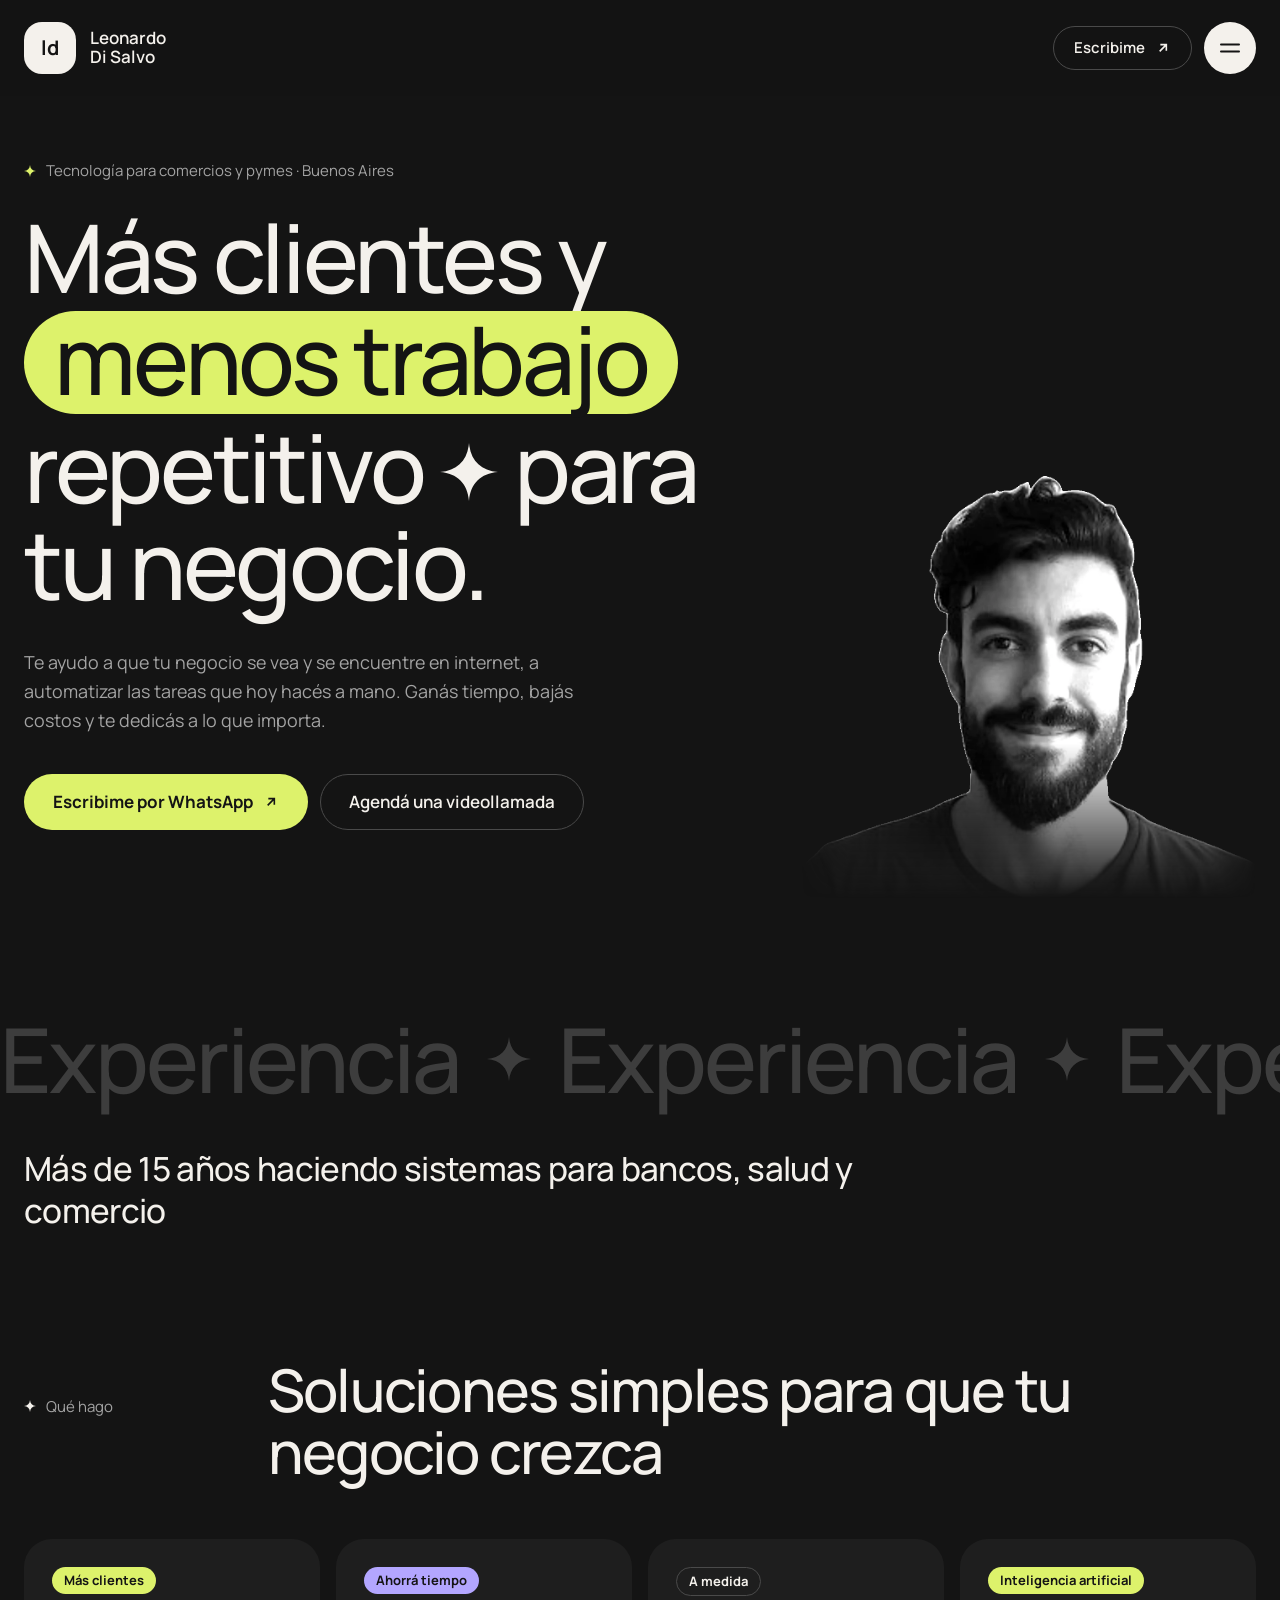
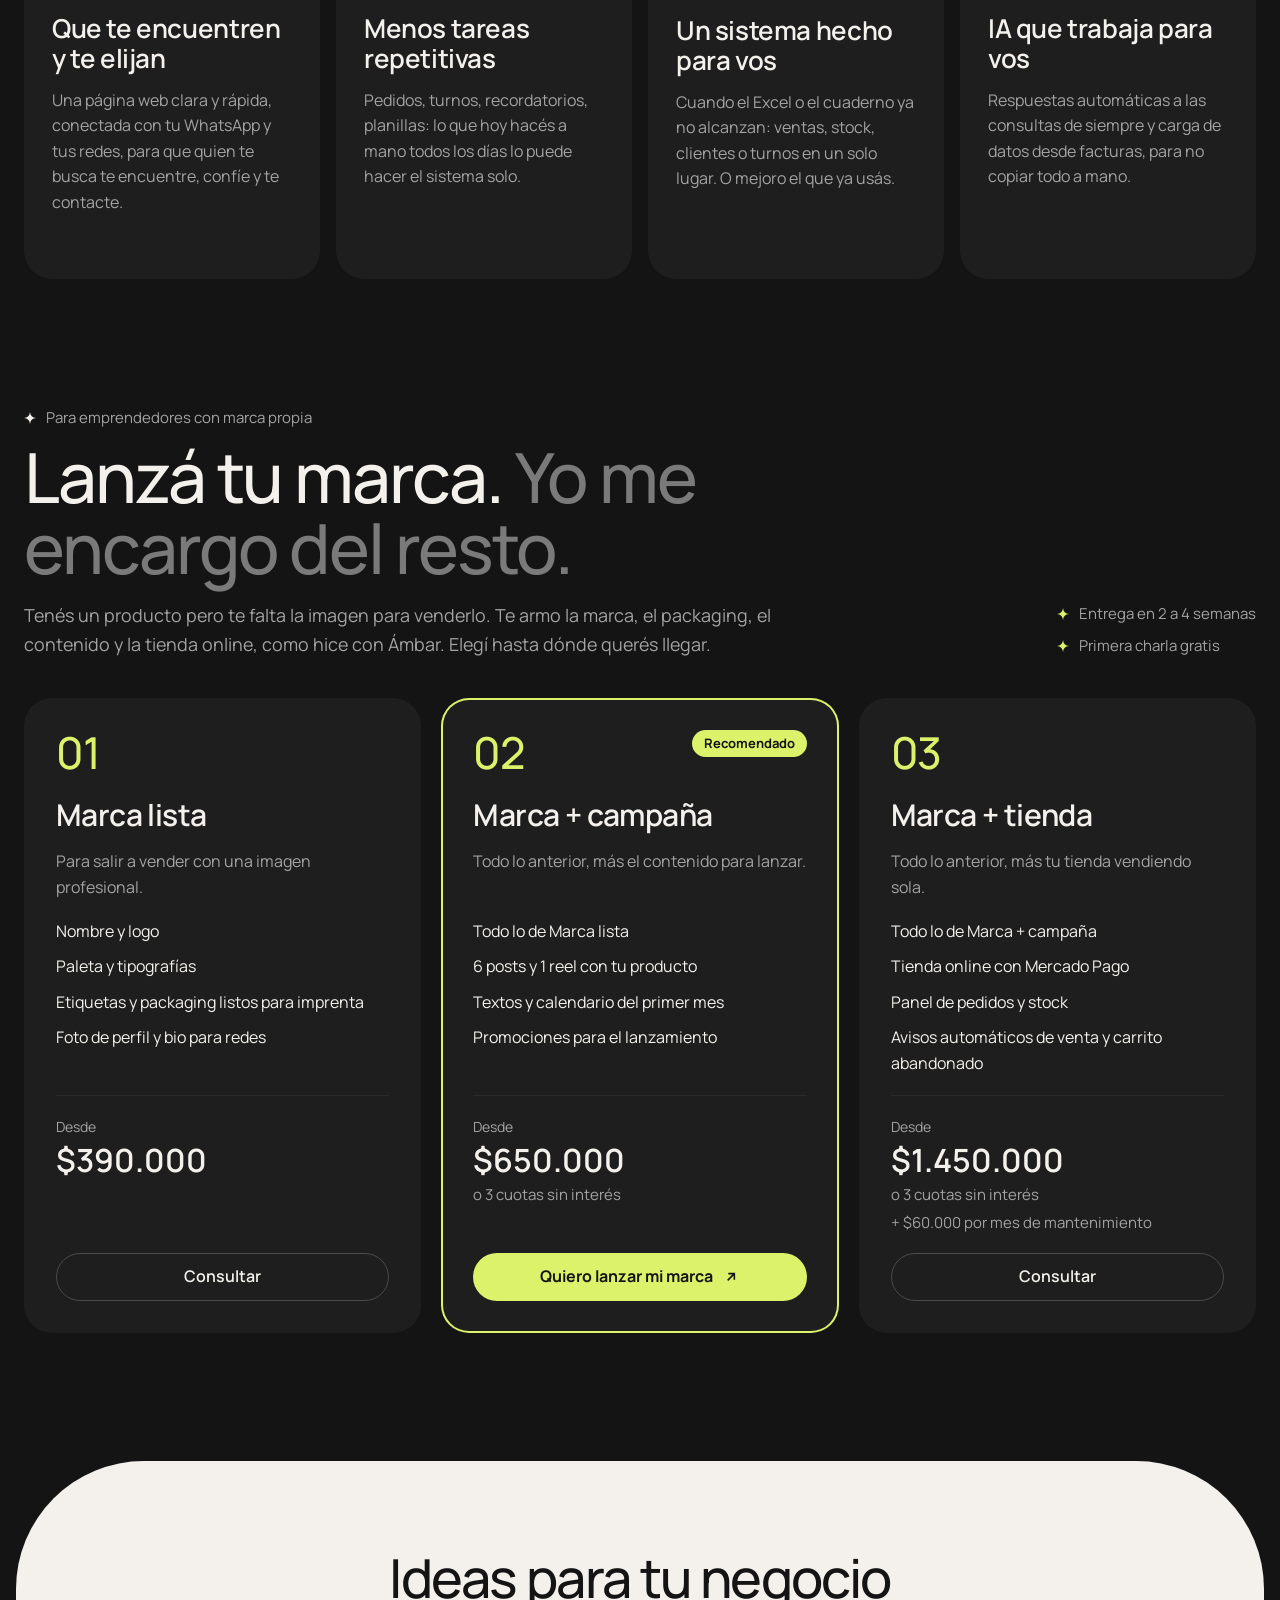
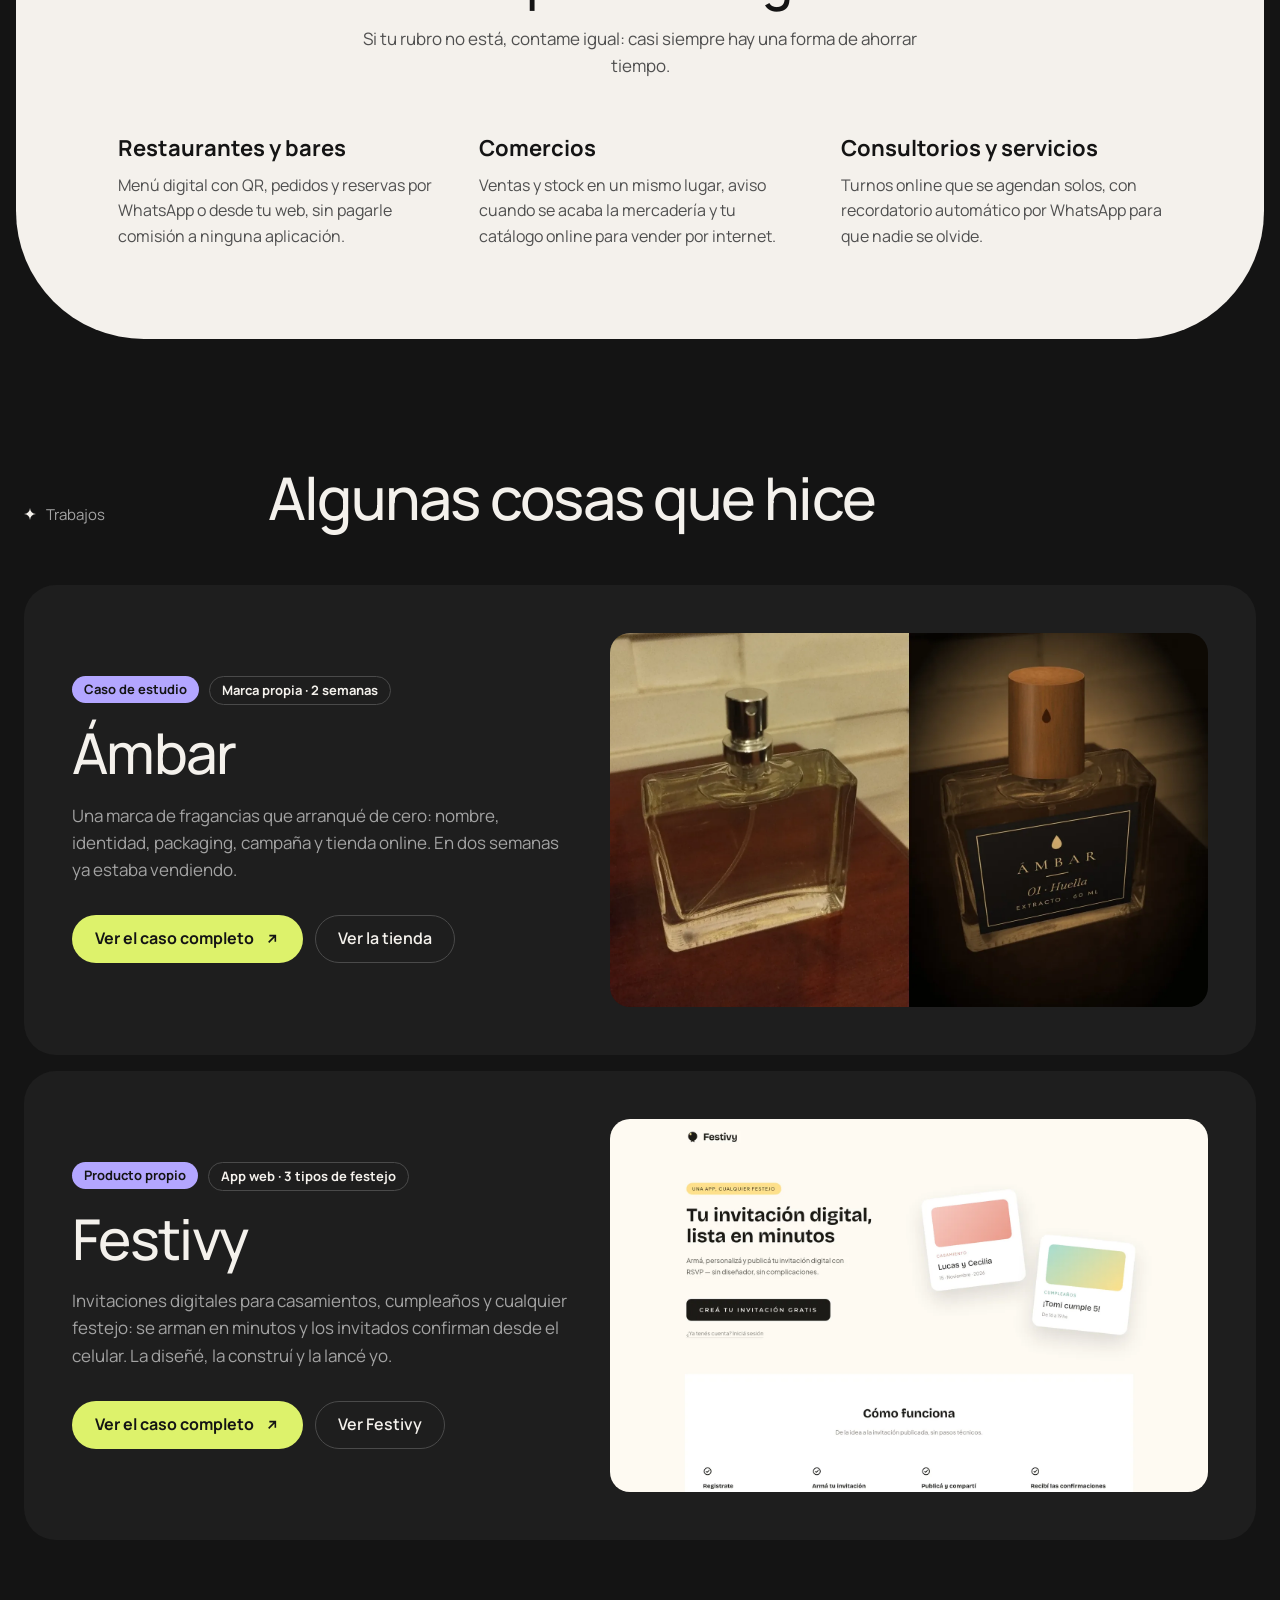
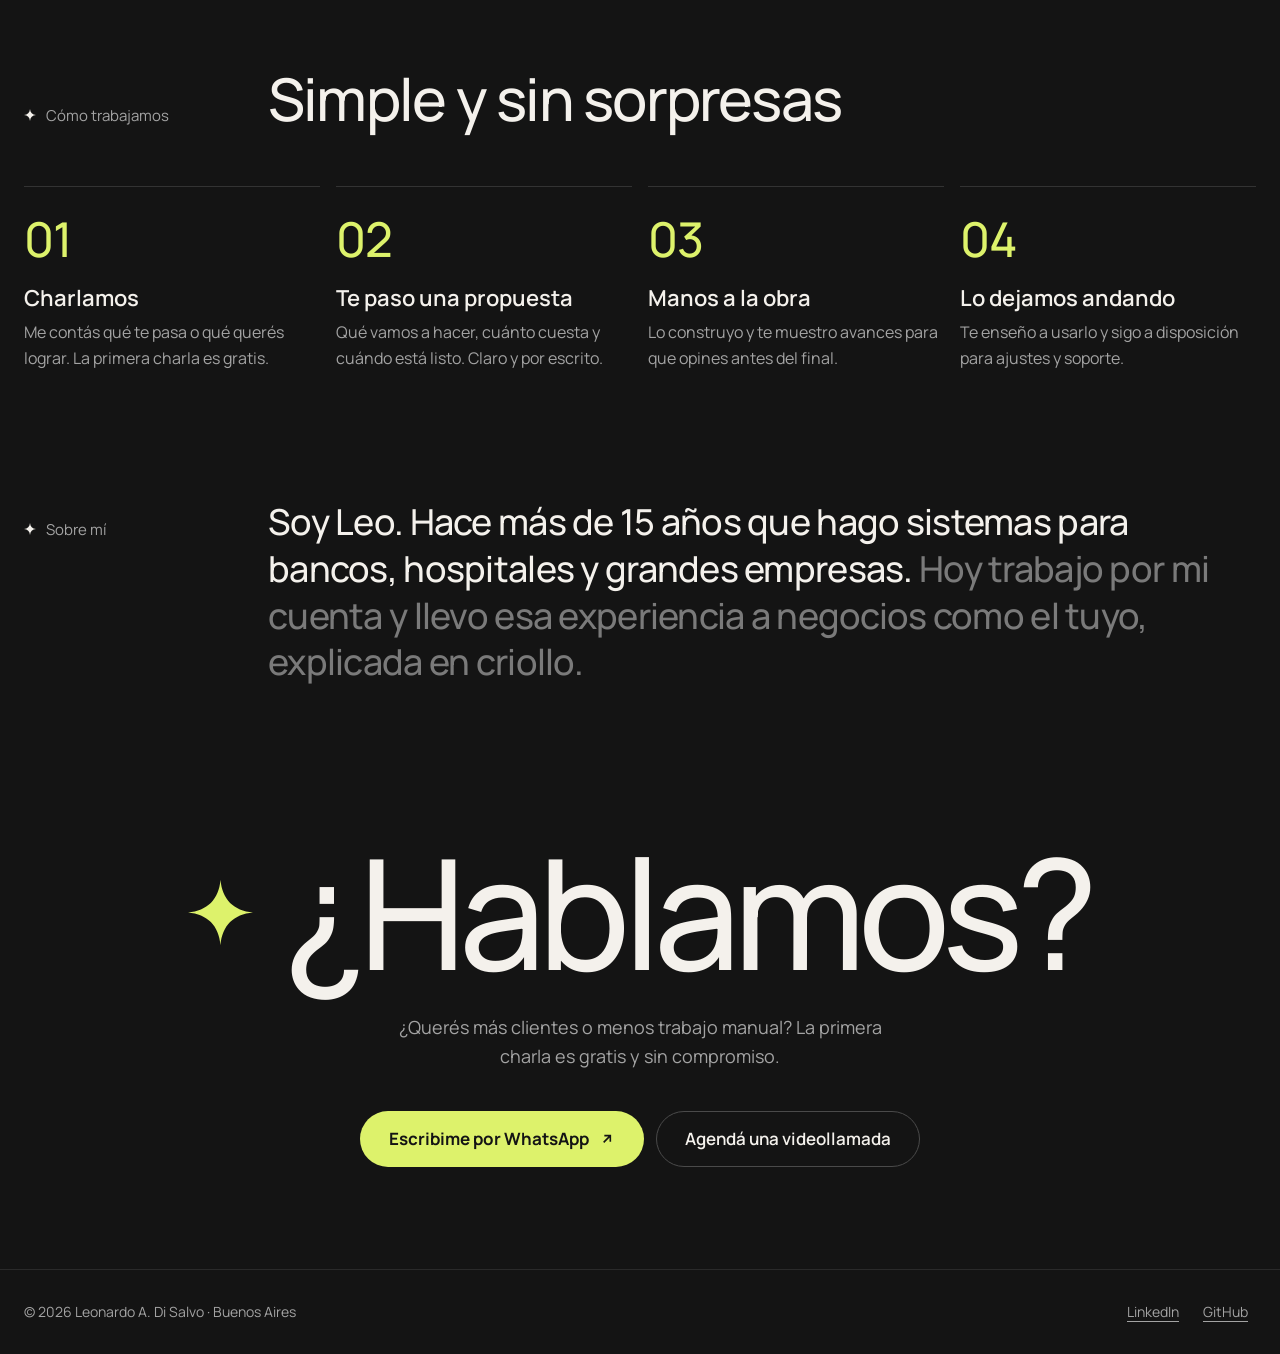
<file: index.html>
<!DOCTYPE html>
<html lang="es">
  <head>
    <meta charset="utf-8" />
    <meta name="viewport" content="width=device-width, initial-scale=1" />
    <meta name="theme-color" content="#141414" />

    <title>Leonardo Di Salvo · Tecnología para tu negocio</title>
    <meta
      name="description"
      content="Páginas web, automatizaciones y sistemas a medida para comercios, pymes y emprendedores. Más clientes y menos tareas repetitivas para tu negocio."
    />
    <meta name="author" content="Leonardo A. Di Salvo" />
    <link rel="canonical" href="https://leodisalvo.dev/" />

    <link rel="icon" href="favicon.svg" type="image/svg+xml" />
    <link rel="icon" href="favicon.ico" sizes="32x32" />
    <link rel="apple-touch-icon" href="apple-touch-icon.png" />

    <!-- Open Graph -->
    <meta property="og:type" content="website" />
    <meta property="og:site_name" content="Leonardo Di Salvo" />
    <meta property="og:locale" content="es_AR" />
    <meta property="og:title" content="Leonardo Di Salvo · Tecnología para tu negocio" />
    <meta
      property="og:description"
      content="Páginas web, automatizaciones y sistemas a medida para comercios, pymes y emprendedores. Más clientes y menos tareas repetitivas para tu negocio."
    />
    <meta property="og:url" content="https://leodisalvo.dev/" />
    <meta property="og:image" content="https://leodisalvo.dev/images/og-v4.png" />
    <meta property="og:image:width" content="1200" />
    <meta property="og:image:height" content="630" />

    <!-- Twitter -->
    <meta name="twitter:card" content="summary_large_image" />
    <meta name="twitter:title" content="Leonardo Di Salvo · Tecnología para tu negocio" />
    <meta
      name="twitter:description"
      content="Páginas web, automatizaciones y sistemas a medida para comercios, pymes y emprendedores. Más clientes y menos tareas repetitivas para tu negocio."
    />
    <meta name="twitter:image" content="https://leodisalvo.dev/images/og-v4.png" />

    <!-- Tipografía self-hosted: preload real del woff2 crítico -->
    <link rel="preload" href="assets/fonts/manrope-latin.woff2" as="font" type="font/woff2" crossorigin />

    <link rel="stylesheet" href="assets/css/fonts.css" />
    <link rel="stylesheet" href="assets/css/site.css" />
  </head>

  <body>
    <a class="skip-link" href="#main" data-i18n="nav.skip">Ir al contenido</a>

    <!-- =====================================================  NAV  ===== -->
    <header class="site-header" id="top">
      <div class="wrap site-header__inner">
        <a class="wordmark" href="#top">
          <span class="wordmark__badge" aria-hidden="true">ld</span>
          <span class="wordmark__name">Leonardo<br />Di&nbsp;Salvo</span>
        </a>

        <div class="site-header__actions">
          <a class="btn btn--outline btn--sm" data-link="whatsapp" href="#contacto" target="_blank" rel="noopener"
            ><span data-i18n="nav.cta">Escribime</span> <span class="arrow" aria-hidden="true"></span
          ></a>
          <button
            class="nav-toggle"
            type="button"
            aria-expanded="false"
            aria-controls="site-nav"
            data-i18n-aria-label="nav.menu_open"
            aria-label="Abrir menú de navegación"
          >
            <span class="nav-toggle__bars" aria-hidden="true"></span>
          </button>
        </div>

        <nav class="site-nav" id="site-nav" data-i18n-aria-label="nav.aria" aria-label="Navegación principal">
          <ul class="site-nav__list">
            <li><a href="#servicios" data-i18n="nav.services">Qué hago</a></li>
            <li><a href="#lanza-tu-marca" data-i18n="nav.brand">Lanzá tu marca</a></li>
            <li><a href="#rubros" data-i18n="nav.ideas">Ideas para tu negocio</a></li>
            <li><a href="#trabajos" data-i18n="nav.work">Trabajos</a></li>
            <li><a href="#como-trabajo" data-i18n="nav.how">Cómo trabajamos</a></li>
            <li><a href="#sobre-mi" data-i18n="nav.about">Sobre mí</a></li>
            <li><a href="#contacto" data-i18n="nav.contact">Contacto</a></li>
          </ul>
          <div
            class="lang-switch"
            role="group"
            data-i18n-aria-label="nav.lang_aria"
            aria-label="Seleccionar idioma"
          >
            <button type="button" class="lang-btn is-active" data-lang="es" aria-pressed="true">ES</button>
            <button type="button" class="lang-btn" data-lang="en" aria-pressed="false">EN</button>
          </div>
        </nav>
      </div>
    </header>

    <main id="main">
      <!-- ===================================================  HERO  ===== -->
      <section class="hero" id="hero" aria-labelledby="hero-title">
        <div class="wrap hero__inner">
          <div class="hero__body">
            <p class="label">
              <span class="spark spark--accent" aria-hidden="true"></span>
              <span data-i18n="hero.kicker">Tecnología para comercios y pymes · Buenos Aires</span>
            </p>
            <h1 class="hero__title" id="hero-title" data-i18n="hero.title">
              Más clientes y <span class="hl">menos trabajo</span> repetitivo
              <span class="spark" aria-hidden="true"></span> para tu negocio.
            </h1>
            <p class="lead" data-i18n="hero.lead">
              Te ayudo a que tu negocio se vea y se encuentre en internet, a automatizar las tareas que hoy
              hacés a mano. Ganás tiempo, bajás costos y te dedicás a lo que importa.
            </p>
            <div class="actions">
              <a class="btn btn--accent btn--lg" data-link="whatsapp" href="#contacto" target="_blank" rel="noopener"
                ><span data-i18n="hero.cta_primary">Escribime por WhatsApp</span>
                <span class="arrow" aria-hidden="true"></span
              ></a>
              <a
                class="btn btn--outline btn--lg"
                data-link="booking"
                href="#contacto"
                target="_blank"
                rel="noopener"
                data-i18n="hero.cta_secondary"
                >Agendá una videollamada</a
              >
            </div>
          </div>

          <figure class="hero__figure">
            <img
              data-img="hero"
              src="images/leo-bn.webp"
              width="1079"
              height="1025"
              alt="Retrato de Leonardo Di Salvo"
              data-i18n-alt="hero.photo_alt"
            />
          </figure>
        </div>
      </section>

      <!-- ===========================================  EXPERIENCIA  ===== -->
      <section class="companies" id="empresas" aria-labelledby="companies-label">
        <p class="marquee" aria-hidden="true">
          <span data-i18n="companies.marquee">Experiencia</span> <span class="spark"></span>
          <span data-i18n="companies.marquee">Experiencia</span> <span class="spark"></span>
          <span data-i18n="companies.marquee">Experiencia</span> <span class="spark"></span>
          <span data-i18n="companies.marquee">Experiencia</span> <span class="spark"></span>
        </p>
        <div class="wrap">
          <h2 class="companies__label" id="companies-label" data-i18n="companies.label">
            Más de 15 años haciendo sistemas para bancos, salud y comercio
          </h2>
        </div>
      </section>

      <!-- ==============================================  QUÉ HAGO  ===== -->
      <section class="section" id="servicios" aria-labelledby="servicios-title">
        <div class="wrap">
          <header class="section__head">
            <p class="label">
              <span class="spark" aria-hidden="true"></span> <span data-i18n="services.label">Qué hago</span>
            </p>
            <h2 class="section__title" id="servicios-title" data-i18n="services.title">
              Soluciones simples para que tu negocio crezca
            </h2>
          </header>

          <ul class="cards">
            <li class="card">
              <span class="badge badge--accent" data-i18n="services.1_badge">Más clientes</span>
              <h3 class="card__title" data-i18n="services.1_title">Que te encuentren y te elijan</h3>
              <p data-i18n="services.1_body">
                Una página web clara y rápida, conectada con tu WhatsApp y tus redes, para que quien te busca te
                encuentre, confíe y te contacte.
              </p>
            </li>
            <li class="card">
              <span class="badge badge--alt" data-i18n="services.2_badge">Ahorrá tiempo</span>
              <h3 class="card__title" data-i18n="services.2_title">Menos tareas repetitivas</h3>
              <p data-i18n="services.2_body">
                Pedidos, turnos, recordatorios, planillas: lo que hoy hacés a mano todos los días lo puede hacer
                el sistema solo.
              </p>
            </li>
            <li class="card">
              <span class="badge badge--outline" data-i18n="services.3_badge">A medida</span>
              <h3 class="card__title" data-i18n="services.3_title">Un sistema hecho para vos</h3>
              <p data-i18n="services.3_body">
                Cuando el Excel o el cuaderno ya no alcanzan: ventas, stock, clientes o turnos en un solo lugar. O
                mejoro el que ya usás.
              </p>
            </li>
            <li class="card">
              <span class="badge badge--accent" data-i18n="services.4_badge">Inteligencia artificial</span>
              <h3 class="card__title" data-i18n="services.4_title">IA que trabaja para vos</h3>
              <p data-i18n="services.4_body">
                Respuestas automáticas a las consultas de siempre y carga de datos desde facturas, para no copiar
                todo a mano.
              </p>
            </li>
          </ul>
        </div>
      </section>

      <!-- =========================================  LANZÁ TU MARCA  ===== -->
      <section class="section" id="lanza-tu-marca" aria-labelledby="brand-title">
        <div class="wrap">
          <header class="brand__head">
            <div class="brand__intro">
              <p class="label">
                <span class="spark" aria-hidden="true"></span>
                <span data-i18n="brand.label">Para emprendedores con marca propia</span>
              </p>
              <h2 class="brand__title" id="brand-title">
                <span data-i18n="brand.title">Lanzá tu marca.</span>
                <span class="muted" data-i18n="brand.title_accent">Yo me encargo del resto.</span>
              </h2>
              <p class="brand__lead" data-i18n="brand.lead">
                Tenés un producto pero te falta la imagen para venderlo. Te armo la marca, el packaging, el
                contenido y la tienda online, como hice con Ámbar. Elegí hasta dónde querés llegar.
              </p>
            </div>
            <ul class="brand__facts">
              <li><span class="spark spark--accent" aria-hidden="true"></span><span data-i18n="brand.fact_1">Entrega en 2 a 4 semanas</span></li>
              <li><span class="spark spark--accent" aria-hidden="true"></span><span data-i18n="brand.fact_2">Primera charla gratis</span></li>
            </ul>
          </header>

          <ol class="plans">
            <li class="plan">
              <div class="plan__top">
                <span class="plan__num" aria-hidden="true">01</span>
              </div>
              <h3 class="plan__name" data-i18n="brand.1_name">Marca lista</h3>
              <p class="plan__desc" data-i18n="brand.1_desc">Para salir a vender con una imagen profesional.</p>
              <ul class="plan__list">
                <li data-i18n="brand.1_f1">Nombre y logo</li>
                <li data-i18n="brand.1_f2">Paleta y tipografías</li>
                <li data-i18n="brand.1_f3">Etiquetas y packaging listos para imprenta</li>
                <li data-i18n="brand.1_f4">Foto de perfil y bio para redes</li>
              </ul>
              <div class="plan__price" data-price="brand">
                <span class="plan__from" data-i18n="brand.from">Desde</span>
                <span class="plan__amount">A consultar</span>
              </div>
              <a class="btn btn--outline" data-link="whatsapp" data-wa-msg="brand.1_wa" href="#contacto" target="_blank" rel="noopener" data-i18n-aria-label="brand.1_aria" aria-label="Consultar por el plan Marca lista"
                ><span data-i18n="brand.cta_ask">Consultar</span></a
              >
            </li>
            <li class="plan plan--featured">
              <div class="plan__top">
                <span class="plan__num" aria-hidden="true">02</span>
                <span class="badge badge--accent" data-i18n="brand.featured">Recomendado</span>
              </div>
              <h3 class="plan__name" data-i18n="brand.2_name">Marca + campaña</h3>
              <p class="plan__desc" data-i18n="brand.2_desc">Todo lo anterior, más el contenido para lanzar.</p>
              <ul class="plan__list">
                <li data-i18n="brand.2_f1">Todo lo de Marca lista</li>
                <li data-i18n="brand.2_f2">6 posts y 1 reel con tu producto</li>
                <li data-i18n="brand.2_f3">Textos y calendario del primer mes</li>
                <li data-i18n="brand.2_f4">Promociones para el lanzamiento</li>
              </ul>
              <div class="plan__price" data-price="campaign">
                <span class="plan__from" data-i18n="brand.from">Desde</span>
                <span class="plan__amount">A consultar</span>
                <span class="plan__note" data-i18n="brand.installments">o 3 cuotas sin interés</span>
              </div>
              <a class="btn btn--accent" data-link="whatsapp" data-wa-msg="brand.2_wa" href="#contacto" target="_blank" rel="noopener"
                ><span data-i18n="brand.cta_featured">Quiero lanzar mi marca</span> <span class="arrow" aria-hidden="true"></span></a
              >
            </li>
            <li class="plan">
              <div class="plan__top">
                <span class="plan__num" aria-hidden="true">03</span>
              </div>
              <h3 class="plan__name" data-i18n="brand.3_name">Marca + tienda</h3>
              <p class="plan__desc" data-i18n="brand.3_desc">Todo lo anterior, más tu tienda vendiendo sola.</p>
              <ul class="plan__list">
                <li data-i18n="brand.3_f1">Todo lo de Marca + campaña</li>
                <li data-i18n="brand.3_f2">Tienda online con Mercado Pago</li>
                <li data-i18n="brand.3_f3">Panel de pedidos y stock</li>
                <li data-i18n="brand.3_f4">Avisos automáticos de venta y carrito abandonado</li>
              </ul>
              <div class="plan__price" data-price="store">
                <span class="plan__from" data-i18n="brand.from">Desde</span>
                <span class="plan__amount">A consultar</span>
                <span class="plan__note" data-i18n="brand.installments">o 3 cuotas sin interés</span>
                <span class="plan__monthly" data-price-monthly="storeMonthly" hidden></span>
              </div>
              <a class="btn btn--outline" data-link="whatsapp" data-wa-msg="brand.3_wa" href="#contacto" target="_blank" rel="noopener" data-i18n-aria-label="brand.3_aria" aria-label="Consultar por el plan Marca + tienda"
                ><span data-i18n="brand.cta_ask">Consultar</span></a
              >
            </li>
          </ol>
        </div>
      </section>

      <!-- ================================================  RUBROS  ===== -->
      <section class="section section--tight" id="rubros" aria-labelledby="rubros-title">
        <div class="pill-panel">
          <h2 class="pill-panel__title" id="rubros-title" data-i18n="ideas.title">Ideas para tu negocio</h2>
          <p class="pill-panel__lead" data-i18n="ideas.lead">
            Si tu rubro no está, contame igual: casi siempre hay una forma de ahorrar tiempo.
          </p>
          <ul class="ideas">
            <li>
              <h3 data-i18n="ideas.1_title">Restaurantes y bares</h3>
              <p data-i18n="ideas.1_body">
                Menú digital con QR, pedidos y reservas por WhatsApp o desde tu web, sin pagarle comisión a
                ninguna aplicación.
              </p>
            </li>
            <li>
              <h3 data-i18n="ideas.2_title">Comercios</h3>
              <p data-i18n="ideas.2_body">
                Ventas y stock en un mismo lugar, aviso cuando se acaba la mercadería y tu catálogo online para
                vender por internet.
              </p>
            </li>
            <li>
              <h3 data-i18n="ideas.3_title">Consultorios y servicios</h3>
              <p data-i18n="ideas.3_body">
                Turnos online que se agendan solos, con recordatorio automático por WhatsApp para que nadie se
                olvide.
              </p>
            </li>
          </ul>
        </div>
      </section>

      <!-- ===============================================  TRABAJOS  ===== -->
      <section class="section" id="trabajos" aria-labelledby="trabajos-title">
        <div class="wrap">
          <header class="section__head">
            <p class="label">
              <span class="spark" aria-hidden="true"></span> <span data-i18n="cases.label">Trabajos</span>
            </p>
            <h2 class="section__title" id="trabajos-title" data-i18n="cases.title">Algunas cosas que hice</h2>
          </header>

          <article class="feature" id="caso-ambar">
            <div class="feature__body">
              <div class="badges">
                <span class="badge badge--alt" data-i18n="ambar.tag_case">Caso de estudio</span>
                <span class="badge badge--outline" data-i18n="ambar.tag_meta">Marca propia · 2 semanas</span>
              </div>
              <h3 class="feature__title">Ámbar</h3>
              <p class="feature__text" data-i18n="cases.ambar_body">
                Una marca de fragancias que arranqué de cero: nombre, identidad, packaging, campaña y tienda online.
                En dos semanas ya estaba vendiendo.
              </p>
              <div class="actions">
                <a class="btn btn--accent" href="casos/ambar/" data-i18n-aria-label="cases.ambar_case_aria" aria-label="Ver el caso completo de Ámbar"
                  ><span data-i18n="cases.cta_case">Ver el caso completo</span> <span class="arrow" aria-hidden="true"></span
                ></a>
                <a class="btn btn--outline" data-link="ambar" href="https://www.ambarperfumes.com.ar/" target="_blank" rel="noopener"
                  ><span data-i18n="cases.ambar_site">Ver la tienda</span></a
                >
              </div>
            </div>
            <a class="feature__media" href="casos/ambar/" tabindex="-1" aria-hidden="true">
              <img
                class="feature__img"
                data-img="ambar_card"
                src="images/casos/ambar/tarjeta.webp"
                width="1600"
                height="1000"
                loading="lazy"
                alt="El mismo frasco antes y después: vidrio genérico a la izquierda; con la etiqueta y la tapa de Ámbar a la derecha"
                data-i18n-alt="cases.ambar_alt"
              />
            </a>
          </article>

          <article class="feature" id="caso-festivy">
            <div class="feature__body">
              <div class="badges">
                <span class="badge badge--alt" data-i18n="cases.festivy_tag">Producto propio</span>
                <span class="badge badge--outline" data-i18n="cases.festivy_meta">App web · 3 tipos de festejo</span>
              </div>
              <h3 class="feature__title">Festivy</h3>
              <p class="feature__text" data-i18n="cases.festivy_body">
                Invitaciones digitales para casamientos, cumpleaños y cualquier festejo: se arman en minutos y los
                invitados confirman desde el celular. La diseñé, la construí y la lancé yo.
              </p>
              <div class="actions">
                <a class="btn btn--accent" href="casos/festivy/" data-i18n-aria-label="cases.festivy_case_aria" aria-label="Ver el caso completo de Festivy"
                  ><span data-i18n="cases.cta_case">Ver el caso completo</span> <span class="arrow" aria-hidden="true"></span
                ></a>
                <a class="btn btn--outline" data-link="festivy" href="https://festivy.app/" target="_blank" rel="noopener"
                  ><span data-i18n="cases.festivy_cta">Ver Festivy</span></a
                >
              </div>
            </div>
            <a class="feature__media" href="casos/festivy/" tabindex="-1" aria-hidden="true">
              <img
                class="feature__img"
                data-img="festivy"
                src="images/casos/festivy/tarjeta.webp"
                width="1600"
                height="1000"
                loading="lazy"
                alt="Captura de Festivy"
                data-i18n-alt="cases.festivy_alt"
              />
            </a>
          </article>
        </div>
      </section>

      <!-- ==========================================  CÓMO TRABAJO  ===== -->
      <section class="section" id="como-trabajo" aria-labelledby="como-title">
        <div class="wrap">
          <header class="section__head">
            <p class="label">
              <span class="spark" aria-hidden="true"></span> <span data-i18n="how.label">Cómo trabajamos</span>
            </p>
            <h2 class="section__title" id="como-title" data-i18n="how.title">Simple y sin sorpresas</h2>
          </header>

          <ol class="steps">
            <li class="step">
              <span class="step__num" aria-hidden="true">01</span>
              <h3 class="step__title" data-i18n="how.1_title">Charlamos</h3>
              <p data-i18n="how.1_body">Me contás qué te pasa o qué querés lograr. La primera charla es gratis.</p>
            </li>
            <li class="step">
              <span class="step__num" aria-hidden="true">02</span>
              <h3 class="step__title" data-i18n="how.2_title">Te paso una propuesta</h3>
              <p data-i18n="how.2_body">Qué vamos a hacer, cuánto cuesta y cuándo está listo. Claro y por escrito.</p>
            </li>
            <li class="step">
              <span class="step__num" aria-hidden="true">03</span>
              <h3 class="step__title" data-i18n="how.3_title">Manos a la obra</h3>
              <p data-i18n="how.3_body">Lo construyo y te muestro avances para que opines antes del final.</p>
            </li>
            <li class="step">
              <span class="step__num" aria-hidden="true">04</span>
              <h3 class="step__title" data-i18n="how.4_title">Lo dejamos andando</h3>
              <p data-i18n="how.4_body">Te enseño a usarlo y sigo a disposición para ajustes y soporte.</p>
            </li>
          </ol>
        </div>
      </section>

      <!-- ==============================================  SOBRE MÍ  ===== -->
      <section class="section" id="sobre-mi" aria-labelledby="sobre-mi-title">
        <div class="wrap about">
          <h2 class="label" id="sobre-mi-title">
            <span class="spark" aria-hidden="true"></span> <span data-i18n="about.label">Sobre mí</span>
          </h2>
          <p class="about__text" data-i18n="about.text">
            Soy Leo. Hace más de 15 años que hago sistemas para bancos, hospitales y grandes empresas.
            <span class="muted">Hoy trabajo por mi cuenta y llevo esa experiencia a negocios como el tuyo, explicada en criollo.</span>
          </p>
        </div>
      </section>

      <!-- ==============================================  CONTACTO  ===== -->
      <section class="contact" id="contacto" aria-labelledby="contacto-title">
        <div class="wrap">
          <h2 class="contact__title" id="contacto-title">
            <span class="spark spark--accent" aria-hidden="true"></span>
            <span data-i18n="contact.title">¿Hablamos?</span>
          </h2>
          <p class="contact__lead" data-i18n="contact.lead">
            ¿Querés más clientes o menos trabajo manual? La primera charla es gratis y sin compromiso.
          </p>
          <div class="actions actions--center">
            <a class="btn btn--accent btn--lg" data-link="whatsapp" href="#" target="_blank" rel="noopener"
              ><span data-i18n="contact.cta_wa">Escribime por WhatsApp</span>
              <span class="arrow" aria-hidden="true"></span
            ></a>
            <a
              class="btn btn--outline btn--lg"
              data-link="booking"
              href="#"
              target="_blank"
              rel="noopener"
              data-i18n="contact.cta_book"
              >Agendá una videollamada</a
            >
          </div>
        </div>
      </section>
    </main>

    <!-- ================================================  FOOTER  ===== -->
    <footer class="site-footer">
      <div class="wrap site-footer__inner">
        <p class="site-footer__copy" data-i18n="footer.copy">© 2026 Leonardo A. Di Salvo · Buenos Aires</p>
        <nav class="site-footer__links" data-i18n-aria-label="footer.aria" aria-label="Enlaces y redes">
          <a data-link="linkedin" href="#">LinkedIn</a>
          <a data-link="github" href="https://github.com/ledisalvo">GitHub</a>
        </nav>
      </div>
    </footer>

    <script src="assets/js/config.js"></script>
    <script src="assets/js/translations.js"></script>
    <script src="assets/js/site.js"></script>
  </body>
</html>
</file>
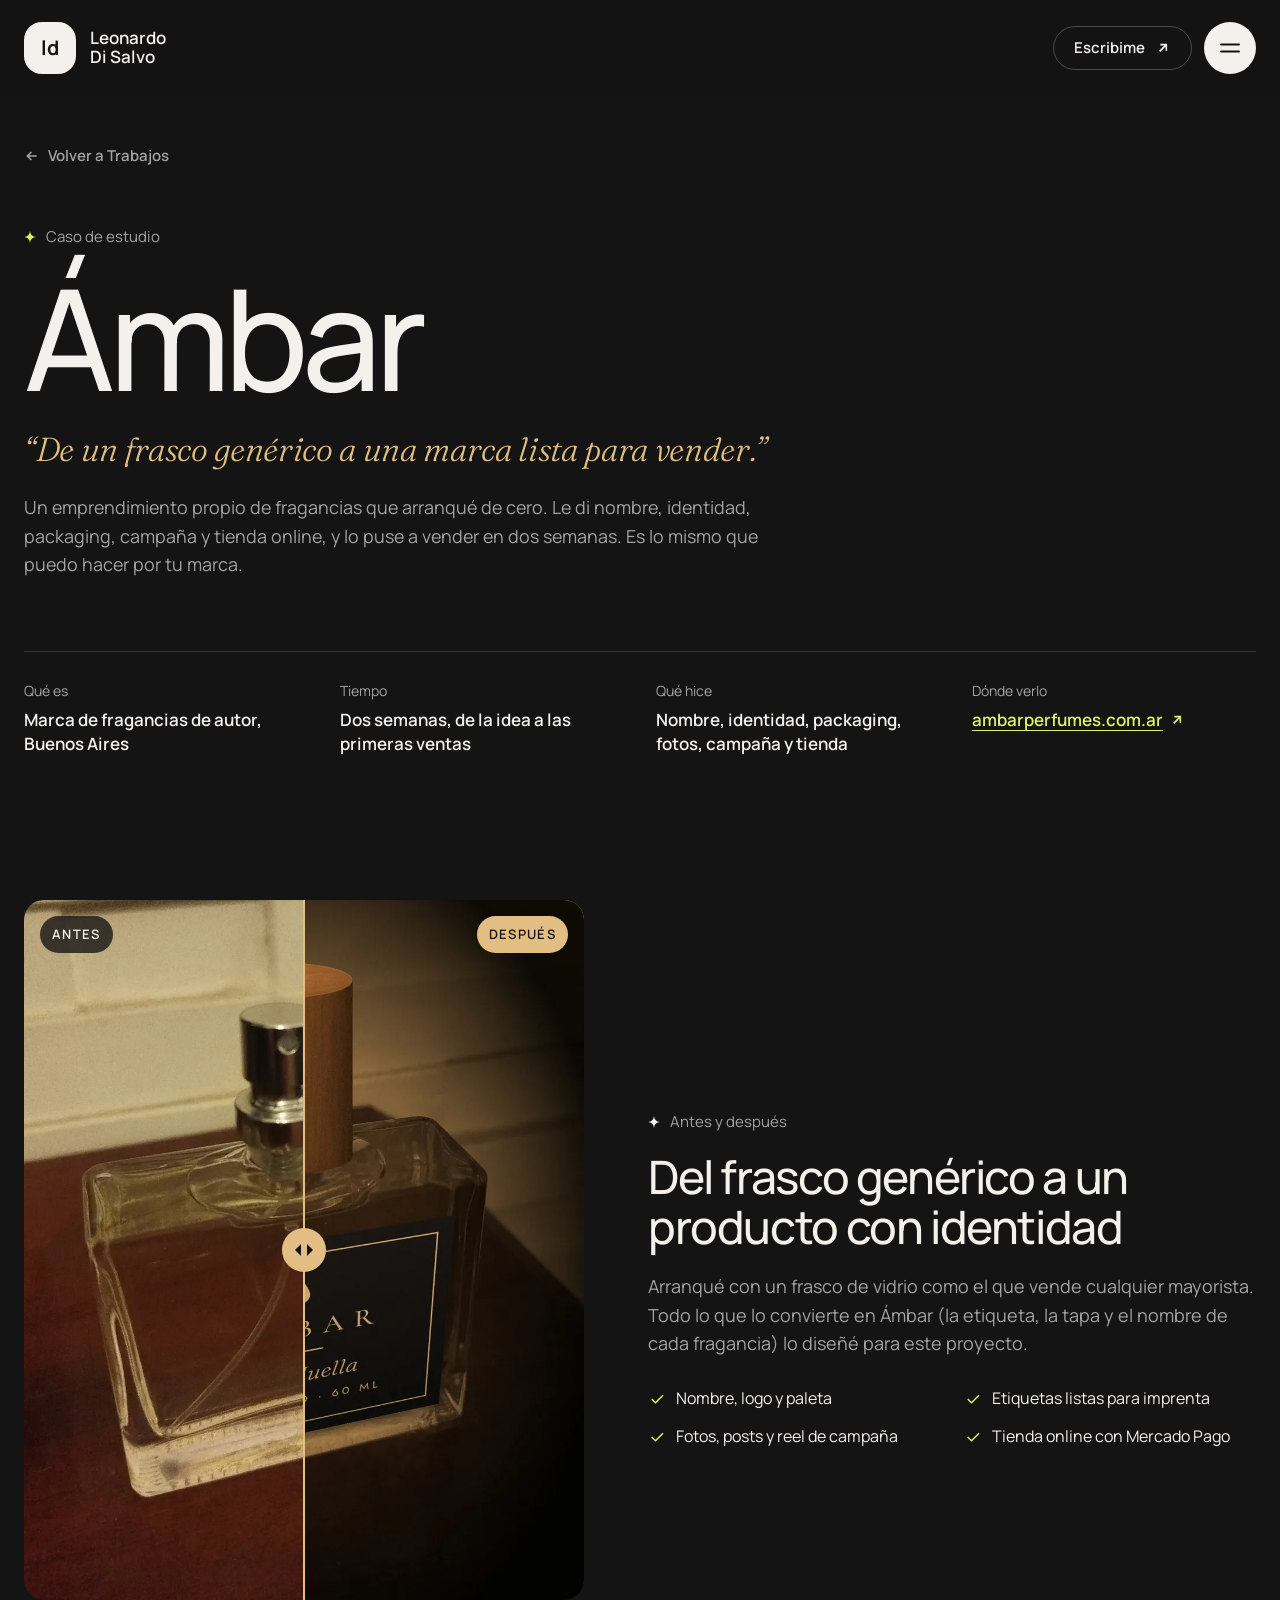
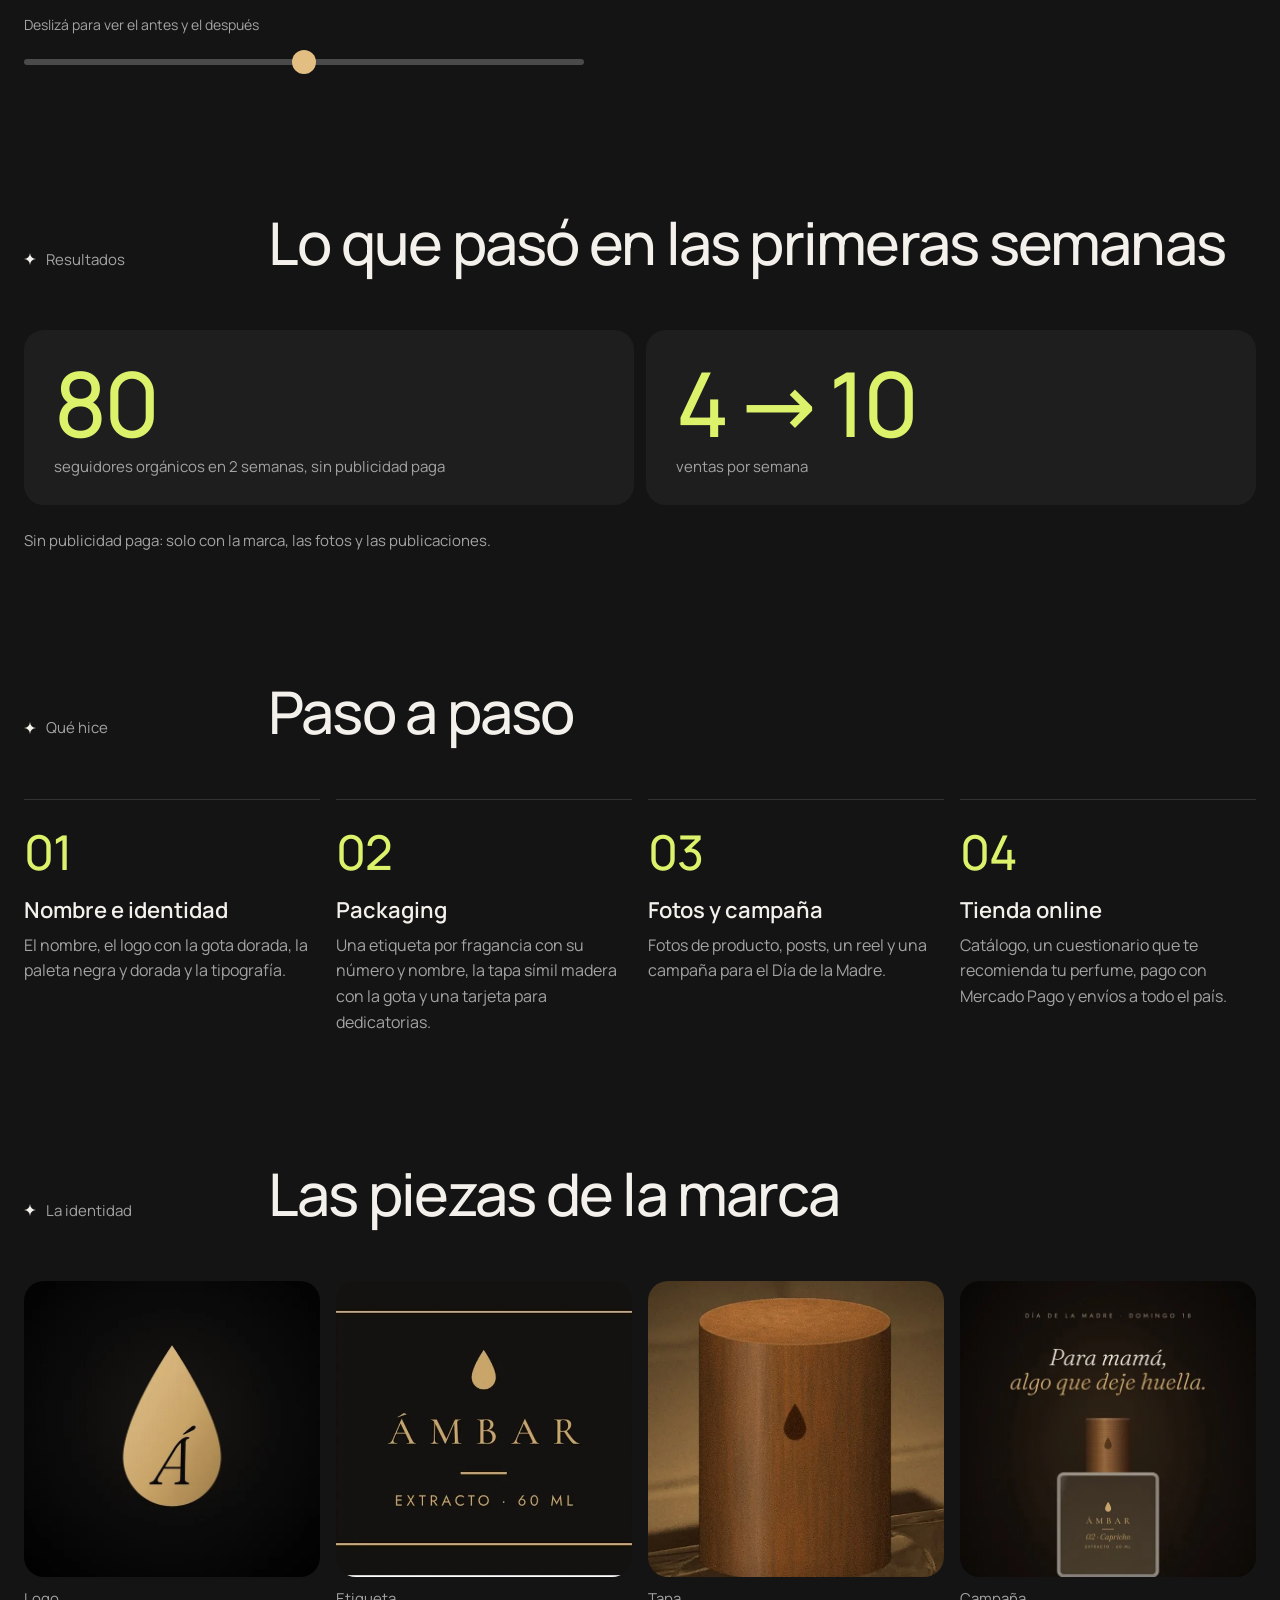
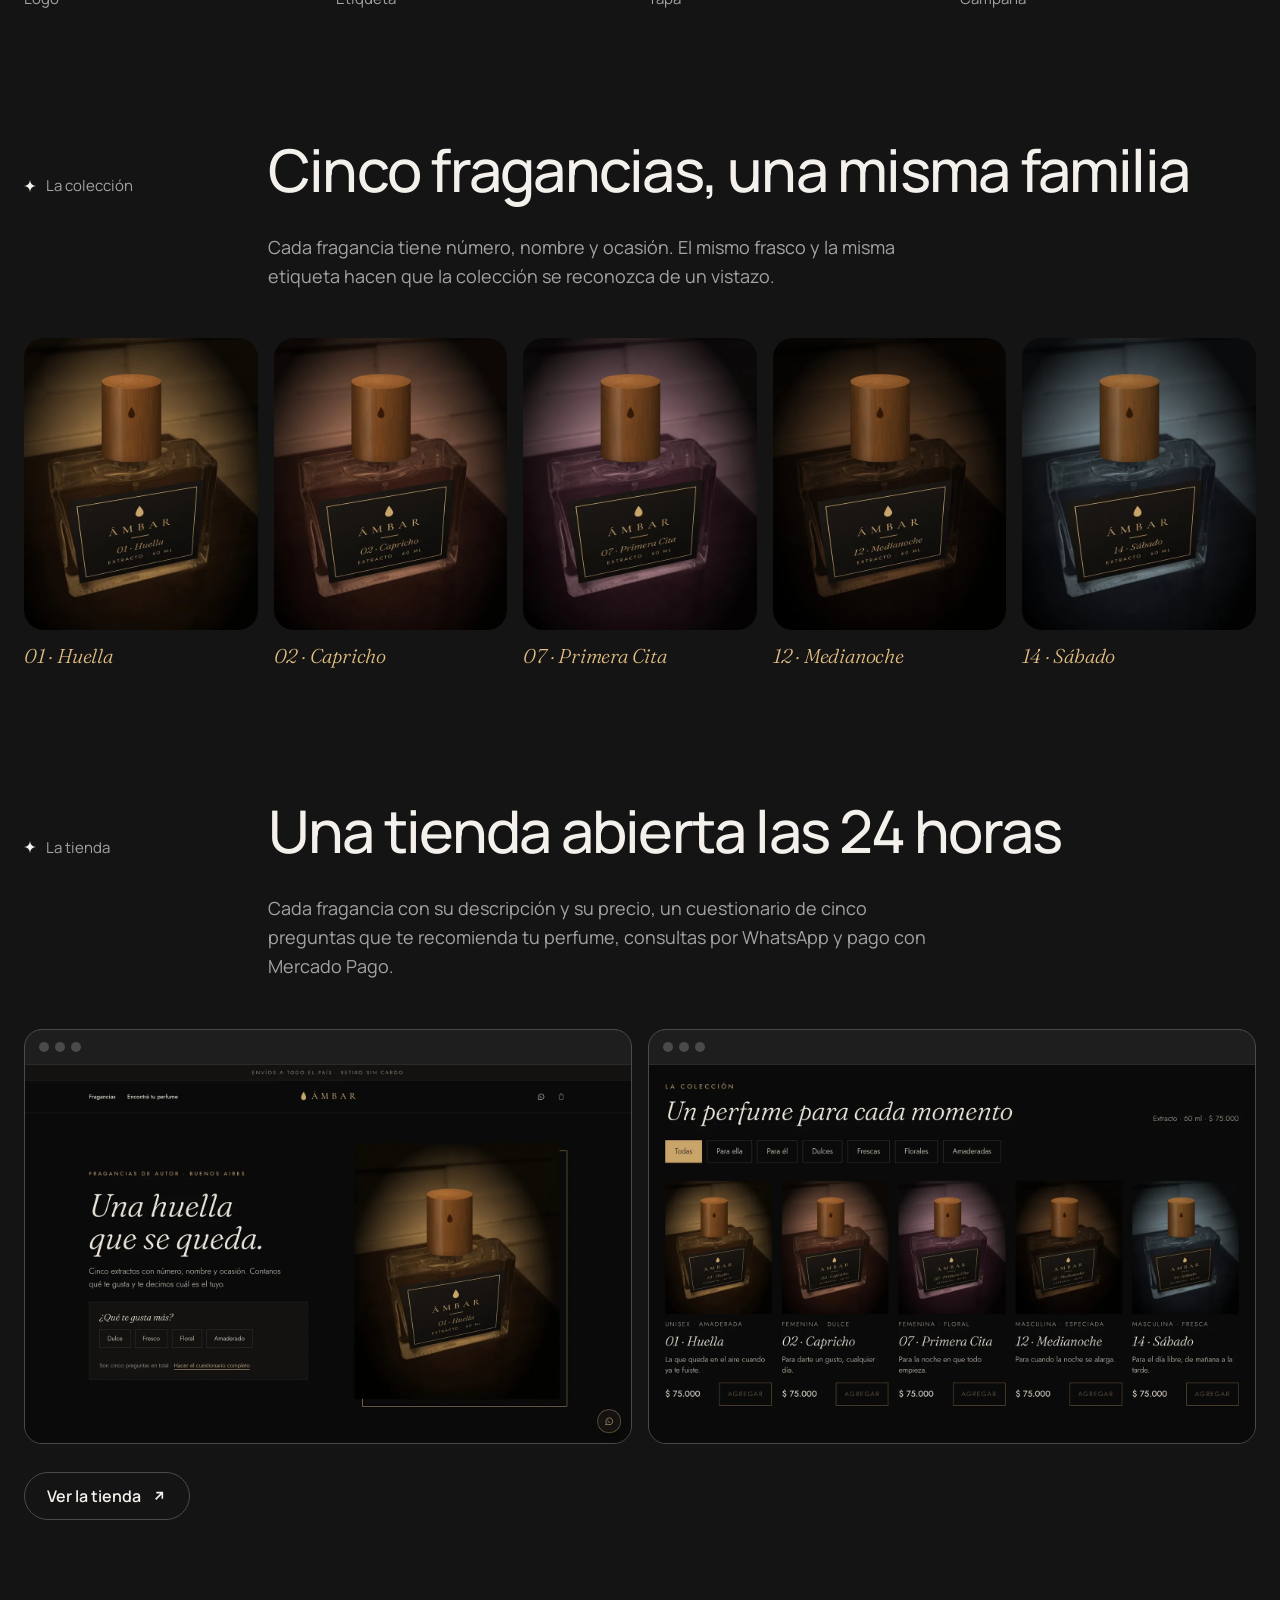
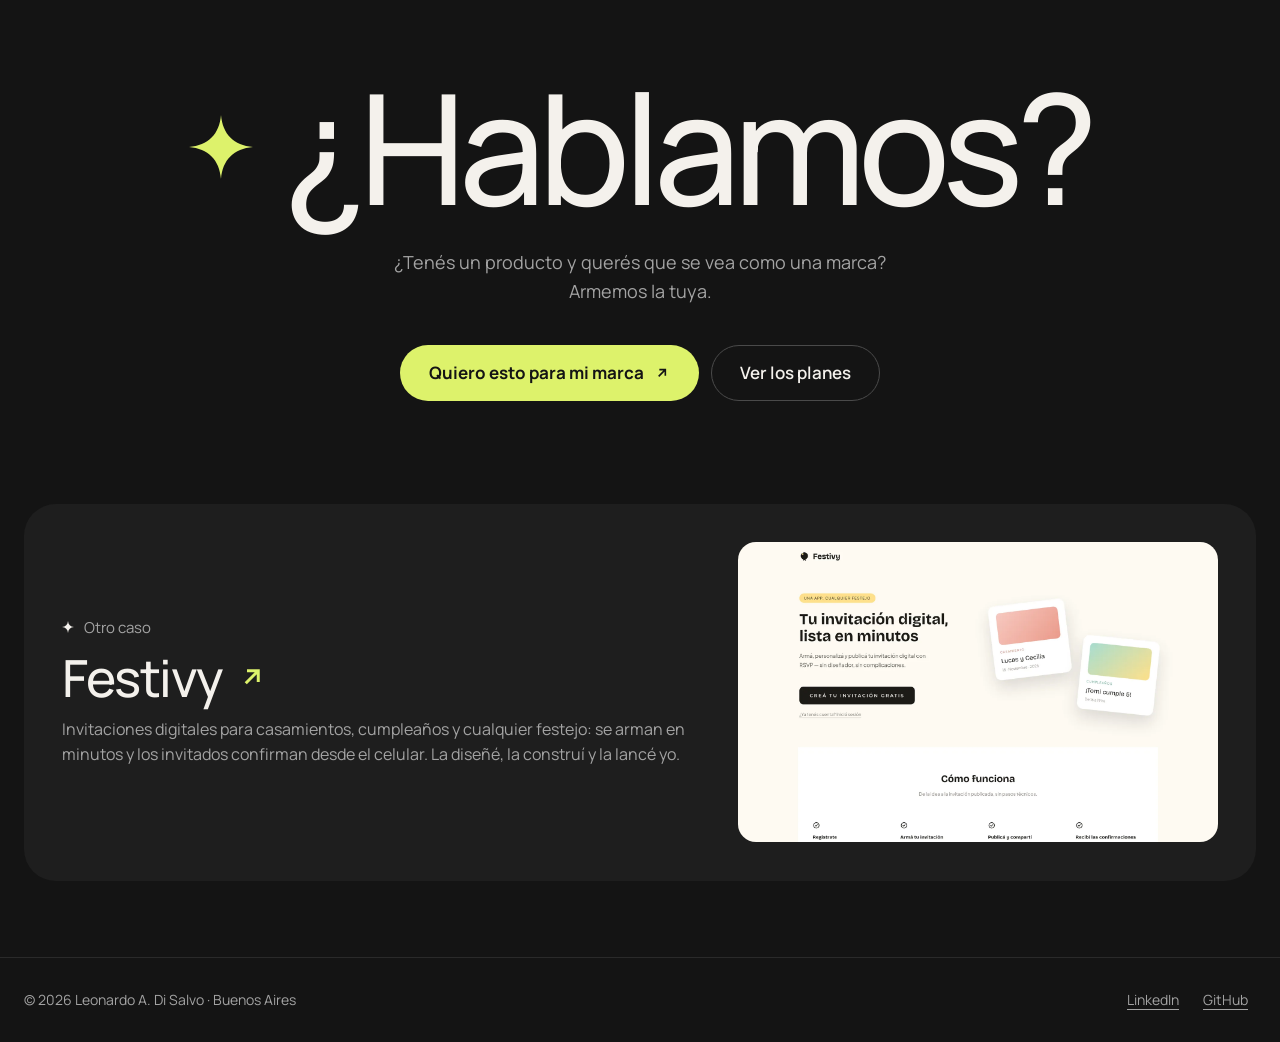
<file: casos/ambar/index.html>
<!DOCTYPE html>
<html lang="es" data-base="../../" data-meta="meta.ambar">
  <head>
    <meta charset="utf-8" />
    <meta name="viewport" content="width=device-width, initial-scale=1" />
    <meta name="theme-color" content="#141414" />

    <title>Caso Ámbar · Leonardo Di Salvo</title>
    <meta
      name="description"
      content="Cómo armé Ámbar, una marca de fragancias, de cero: nombre, identidad, packaging, campaña y tienda online. Vendiendo en dos semanas, sin publicidad paga."
    />
    <meta name="author" content="Leonardo A. Di Salvo" />
    <link rel="canonical" href="https://leodisalvo.dev/casos/ambar/" />

    <link rel="icon" href="../../favicon.svg" type="image/svg+xml" />
    <link rel="icon" href="../../favicon.ico" sizes="32x32" />
    <link rel="apple-touch-icon" href="../../apple-touch-icon.png" />

    <!-- Open Graph -->
    <meta property="og:type" content="article" />
    <meta property="og:site_name" content="Leonardo Di Salvo" />
    <meta property="og:locale" content="es_AR" />
    <meta property="og:title" content="Caso Ámbar · Leonardo Di Salvo" />
    <meta
      property="og:description"
      content="Cómo armé Ámbar, una marca de fragancias, de cero: nombre, identidad, packaging, campaña y tienda online. Vendiendo en dos semanas, sin publicidad paga."
    />
    <meta property="og:url" content="https://leodisalvo.dev/casos/ambar/" />
    <meta property="og:image" content="https://leodisalvo.dev/images/og-v4.png" />
    <meta property="og:image:width" content="1200" />
    <meta property="og:image:height" content="630" />

    <!-- Twitter -->
    <meta name="twitter:card" content="summary_large_image" />
    <meta name="twitter:title" content="Caso Ámbar · Leonardo Di Salvo" />
    <meta
      name="twitter:description"
      content="Cómo armé Ámbar, una marca de fragancias, de cero: nombre, identidad, packaging, campaña y tienda online. Vendiendo en dos semanas, sin publicidad paga."
    />
    <meta name="twitter:image" content="https://leodisalvo.dev/images/og-v4.png" />

    <link rel="preload" href="../../assets/fonts/manrope-latin.woff2" as="font" type="font/woff2" crossorigin />

    <link rel="stylesheet" href="../../assets/css/fonts.css" />
    <link rel="stylesheet" href="../../assets/css/site.css" />
  </head>

  <body>
    <a class="skip-link" href="#main" data-i18n="nav.skip">Ir al contenido</a>

    <!-- =====================================================  NAV  ===== -->
    <header class="site-header" id="top">
      <div class="wrap site-header__inner">
        <a class="wordmark" href="../../">
          <span class="wordmark__badge" aria-hidden="true">ld</span>
          <span class="wordmark__name">Leonardo<br />Di&nbsp;Salvo</span>
        </a>

        <div class="site-header__actions">
          <a class="btn btn--outline btn--sm" data-link="whatsapp" href="#contacto" target="_blank" rel="noopener"
            ><span data-i18n="nav.cta">Escribime</span> <span class="arrow" aria-hidden="true"></span
          ></a>
          <button
            class="nav-toggle"
            type="button"
            aria-expanded="false"
            aria-controls="site-nav"
            data-i18n-aria-label="nav.menu_open"
            aria-label="Abrir menú de navegación"
          >
            <span class="nav-toggle__bars" aria-hidden="true"></span>
          </button>
        </div>

        <nav class="site-nav" id="site-nav" data-i18n-aria-label="nav.aria" aria-label="Navegación principal">
          <ul class="site-nav__list">
            <li><a href="../../#servicios" data-i18n="nav.services">Qué hago</a></li>
            <li><a href="../../#lanza-tu-marca" data-i18n="nav.brand">Lanzá tu marca</a></li>
            <li><a href="../../#rubros" data-i18n="nav.ideas">Ideas para tu negocio</a></li>
            <li><a href="../../#trabajos" data-i18n="nav.work">Trabajos</a></li>
            <li><a href="../../#como-trabajo" data-i18n="nav.how">Cómo trabajamos</a></li>
            <li><a href="../../#sobre-mi" data-i18n="nav.about">Sobre mí</a></li>
            <li><a href="#contacto" data-i18n="nav.contact">Contacto</a></li>
          </ul>
          <div
            class="lang-switch"
            role="group"
            data-i18n-aria-label="nav.lang_aria"
            aria-label="Seleccionar idioma"
          >
            <button type="button" class="lang-btn is-active" data-lang="es" aria-pressed="true">ES</button>
            <button type="button" class="lang-btn" data-lang="en" aria-pressed="false">EN</button>
          </div>
        </nav>
      </div>
    </header>

    <main id="main">
      <!-- ==============================================  PORTADA  ===== -->
      <section class="case-hero" aria-labelledby="case-title">
        <div class="wrap">
          <a class="back-link" href="../../#trabajos"
            ><span class="arrow arrow--back" aria-hidden="true"></span> <span data-i18n="case.back">Volver a Trabajos</span></a
          >
          <p class="label">
            <span class="spark spark--accent" aria-hidden="true"></span>
            <span data-i18n="case.label">Caso de estudio</span>
          </p>
          <h1 class="case-hero__title" id="case-title">Ámbar</h1>
          <p class="serif-accent feature__tagline case-hero__tagline" data-i18n="ambar.tagline">
            De un frasco genérico a una marca lista para vender.
          </p>
          <p class="lead case-hero__lead" data-i18n="ambar.body">
            Un emprendimiento propio de fragancias que arranqué de cero. Le di nombre, identidad, packaging,
            campaña y tienda online, y lo puse a vender en dos semanas. Es lo mismo que puedo hacer por tu marca.
          </p>
          <dl class="case-facts">
            <div>
              <dt data-i18n="case.f_what">Qué es</dt>
              <dd data-i18n="ambar.f_what">Marca de fragancias de autor, Buenos Aires</dd>
            </div>
            <div>
              <dt data-i18n="case.f_time">Tiempo</dt>
              <dd data-i18n="ambar.f_time">Dos semanas, de la idea a las primeras ventas</dd>
            </div>
            <div>
              <dt data-i18n="case.f_role">Qué hice</dt>
              <dd data-i18n="ambar.f_role">Nombre, identidad, packaging, fotos, campaña y tienda</dd>
            </div>
            <div>
              <dt data-i18n="case.f_link">Dónde verlo</dt>
              <dd>
                <a data-link="ambar" href="https://www.ambarperfumes.com.ar/" target="_blank" rel="noopener"
                  >ambarperfumes.com.ar <span class="arrow" aria-hidden="true"></span
                ></a>
              </dd>
            </div>
          </dl>
        </div>
      </section>

      <!-- ======================================  ANTES Y DESPUÉS  ===== -->
      <section class="section" aria-labelledby="antes-title">
        <div class="wrap case-split">
          <div class="compare" data-compare>
            <div class="compare__media">
              <img
                class="compare__img"
                data-img="ambar_before"
                src="../../images/casos/ambar/antes.webp"
                width="960"
                height="1200"
                alt="Antes: frasco de vidrio genérico, sin marca"
                data-i18n-alt="ambar.before_alt"
              />
              <img
                class="compare__img compare__img--after"
                data-img="ambar_after"
                src="../../images/casos/ambar/despues.webp"
                width="960"
                height="1200"
                alt="Después: el mismo frasco con la etiqueta negra y dorada de Ámbar y tapa de madera"
                data-i18n-alt="ambar.after_alt"
              />
              <span class="compare__line" aria-hidden="true"></span>
              <span class="compare__handle" aria-hidden="true"></span>
              <span class="compare__tag" aria-hidden="true" data-i18n="ambar.tag_before">Antes</span>
              <span class="compare__tag compare__tag--after" aria-hidden="true" data-i18n="ambar.tag_after">Después</span>
            </div>
            <label class="compare__control">
              <span data-i18n="ambar.compare_label">Deslizá para ver el antes y el después</span>
              <input type="range" min="0" max="100" step="1" value="50" />
            </label>
          </div>

          <div class="case-split__body">
            <p class="label">
              <span class="spark" aria-hidden="true"></span> <span data-i18n="ambar.s1_label">Antes y después</span>
            </p>
            <h2 class="case-title" id="antes-title" data-i18n="ambar.s1_title">Del frasco genérico a un producto con identidad</h2>
            <p class="case-text" data-i18n="ambar.s1_body">
              Arranqué con un frasco de vidrio como el que vende cualquier mayorista. Todo lo que lo convierte en
              Ámbar (la etiqueta, la tapa y el nombre de cada fragancia) lo diseñé para este proyecto.
            </p>
            <ul class="checks">
              <li><span class="check" aria-hidden="true"></span><span data-i18n="ambar.check_1">Nombre, logo y paleta</span></li>
              <li><span class="check" aria-hidden="true"></span><span data-i18n="ambar.check_2">Etiquetas listas para imprenta</span></li>
              <li><span class="check" aria-hidden="true"></span><span data-i18n="ambar.check_3">Fotos, posts y reel de campaña</span></li>
              <li><span class="check" aria-hidden="true"></span><span data-i18n="ambar.check_4">Tienda online con Mercado Pago</span></li>
            </ul>
          </div>
        </div>
      </section>

      <!-- ==========================================  RESULTADOS  ===== -->
      <section class="section" aria-labelledby="resultados-title">
        <div class="wrap">
          <header class="section__head">
            <p class="label">
              <span class="spark" aria-hidden="true"></span> <span data-i18n="ambar.s2_label">Resultados</span>
            </p>
            <h2 class="section__title" id="resultados-title" data-i18n="ambar.s2_title">Lo que pasó en las primeras semanas</h2>
          </header>
          <ul class="stats stats--lg">
            <li>
              <span class="stats__value">80</span>
              <span class="stats__label" data-i18n="ambar.stat_1">seguidores orgánicos en 2 semanas, sin publicidad paga</span>
            </li>
            <li>
              <span class="stats__value"
                ><span aria-hidden="true">4 → 10</span
                ><span class="sr-only" data-i18n="ambar.stat_2_sr">De 4 a 10</span></span
              >
              <span class="stats__label" data-i18n="ambar.stat_2">ventas por semana</span>
            </li>
          </ul>
          <p class="case-note" data-i18n="ambar.s2_note">Sin publicidad paga: solo con la marca, las fotos y las publicaciones.</p>
        </div>
      </section>

      <!-- ===========================================  PASO A PASO  ===== -->
      <section class="section" aria-labelledby="pasos-title">
        <div class="wrap">
          <header class="section__head">
            <p class="label">
              <span class="spark" aria-hidden="true"></span> <span data-i18n="ambar.s3_label">Qué hice</span>
            </p>
            <h2 class="section__title" id="pasos-title" data-i18n="ambar.s3_title">Paso a paso</h2>
          </header>
          <ol class="steps">
            <li class="step">
              <span class="step__num" aria-hidden="true">01</span>
              <h3 class="step__title" data-i18n="ambar.step1_t">Nombre e identidad</h3>
              <p data-i18n="ambar.step1_b">El nombre, el logo con la gota dorada, la paleta negra y dorada y la tipografía.</p>
            </li>
            <li class="step">
              <span class="step__num" aria-hidden="true">02</span>
              <h3 class="step__title" data-i18n="ambar.step2_t">Packaging</h3>
              <p data-i18n="ambar.step2_b">
                Una etiqueta por fragancia con su número y nombre, la tapa símil madera con la gota y una tarjeta para
                dedicatorias.
              </p>
            </li>
            <li class="step">
              <span class="step__num" aria-hidden="true">03</span>
              <h3 class="step__title" data-i18n="ambar.step3_t">Fotos y campaña</h3>
              <p data-i18n="ambar.step3_b">Fotos de producto, posts, un reel y una campaña para el Día de la Madre.</p>
            </li>
            <li class="step">
              <span class="step__num" aria-hidden="true">04</span>
              <h3 class="step__title" data-i18n="ambar.step4_t">Tienda online</h3>
              <p data-i18n="ambar.step4_b">
                Catálogo, un cuestionario que te recomienda tu perfume, pago con Mercado Pago y envíos a todo el país.
              </p>
            </li>
          </ol>
        </div>
      </section>

      <!-- ============================================  IDENTIDAD  ===== -->
      <section class="section" aria-labelledby="identidad-title">
        <div class="wrap">
          <header class="section__head">
            <p class="label">
              <span class="spark" aria-hidden="true"></span> <span data-i18n="ambar.s4_label">La identidad</span>
            </p>
            <h2 class="section__title" id="identidad-title" data-i18n="ambar.s4_title">Las piezas de la marca</h2>
          </header>
          <ul class="gallery gallery--4">
            <li>
              <figure>
                <img data-img="ambar_logo" src="../../images/casos/ambar/logo.webp" width="600" height="600" loading="lazy" alt="Logo de Ámbar: una gota dorada con la Á" data-i18n-alt="ambar.logo_alt" />
                <figcaption data-i18n="ambar.thumb_logo">Logo</figcaption>
              </figure>
            </li>
            <li>
              <figure>
                <img data-img="ambar_label" src="../../images/casos/ambar/etiqueta.webp" width="637" height="519" loading="lazy" alt="Etiqueta negra con marco dorado" data-i18n-alt="ambar.label_alt" />
                <figcaption data-i18n="ambar.thumb_label">Etiqueta</figcaption>
              </figure>
            </li>
            <li>
              <figure>
                <img src="../../images/casos/ambar/detalle-tapa.webp" width="550" height="680" loading="lazy" alt="Tapa cilíndrica símil madera con la gota de Ámbar" data-i18n-alt="ambar.cap_alt" />
                <figcaption data-i18n="ambar.thumb_cap">Tapa</figcaption>
              </figure>
            </li>
            <li>
              <figure>
                <img class="gallery__top" data-img="ambar_campaign" src="../../images/casos/ambar/campana.webp" width="600" height="750" loading="lazy" alt="Post de campaña para el Día de la Madre" data-i18n-alt="ambar.campaign_alt" />
                <figcaption data-i18n="ambar.thumb_campaign">Campaña</figcaption>
              </figure>
            </li>
          </ul>
        </div>
      </section>

      <!-- ===========================================  COLECCIÓN  ===== -->
      <section class="section" aria-labelledby="coleccion-title">
        <div class="wrap">
          <header class="section__head">
            <p class="label">
              <span class="spark" aria-hidden="true"></span> <span data-i18n="ambar.s5_label">La colección</span>
            </p>
            <h2 class="section__title" id="coleccion-title" data-i18n="ambar.s5_title">Cinco fragancias, una misma familia</h2>
          </header>
          <p class="case-text case-text--offset" data-i18n="ambar.s5_body">
            Cada fragancia tiene número, nombre y ocasión. El mismo frasco y la misma etiqueta hacen que la colección
            se reconozca de un vistazo.
          </p>
          <ul class="gallery gallery--5">
            <li>
              <figure>
                <img class="gallery__tall" src="../../images/casos/ambar/coleccion-01.webp" width="600" height="750" loading="lazy" alt="Frasco de Ámbar" data-i18n-alt="ambar.col_alt" />
                <figcaption><span class="serif-accent">01 · Huella</span></figcaption>
              </figure>
            </li>
            <li>
              <figure>
                <img class="gallery__tall" src="../../images/casos/ambar/coleccion-02.webp" width="600" height="750" loading="lazy" alt="Frasco de Ámbar" data-i18n-alt="ambar.col_alt" />
                <figcaption><span class="serif-accent">02 · Capricho</span></figcaption>
              </figure>
            </li>
            <li>
              <figure>
                <img class="gallery__tall" src="../../images/casos/ambar/coleccion-07.webp" width="600" height="750" loading="lazy" alt="Frasco de Ámbar" data-i18n-alt="ambar.col_alt" />
                <figcaption><span class="serif-accent">07 · Primera Cita</span></figcaption>
              </figure>
            </li>
            <li>
              <figure>
                <img class="gallery__tall" src="../../images/casos/ambar/coleccion-12.webp" width="600" height="750" loading="lazy" alt="Frasco de Ámbar" data-i18n-alt="ambar.col_alt" />
                <figcaption><span class="serif-accent">12 · Medianoche</span></figcaption>
              </figure>
            </li>
            <li>
              <figure>
                <img class="gallery__tall" src="../../images/casos/ambar/coleccion-14.webp" width="600" height="750" loading="lazy" alt="Frasco de Ámbar" data-i18n-alt="ambar.col_alt" />
                <figcaption><span class="serif-accent">14 · Sábado</span></figcaption>
              </figure>
            </li>
          </ul>
        </div>
      </section>

      <!-- ==============================================  TIENDA  ===== -->
      <section class="section" aria-labelledby="tienda-title">
        <div class="wrap">
          <header class="section__head">
            <p class="label">
              <span class="spark" aria-hidden="true"></span> <span data-i18n="ambar.s6_label">La tienda</span>
            </p>
            <h2 class="section__title" id="tienda-title" data-i18n="ambar.s6_title">Una tienda abierta las 24 horas</h2>
          </header>
          <p class="case-text case-text--offset" data-i18n="ambar.s6_body">
            Cada fragancia con su descripción y su precio, un cuestionario de cinco preguntas que te recomienda tu
            perfume, consultas por WhatsApp y pago con Mercado Pago.
          </p>
          <div class="shots">
            <figure class="shot">
              <span class="shot__bar" aria-hidden="true"><i></i><i></i><i></i></span>
              <img src="../../images/casos/ambar/tienda.webp" width="1600" height="1000" loading="lazy" alt="Portada de la tienda de Ámbar: “Una huella que se queda”, con la pregunta “¿Qué te gusta más?”" data-i18n-alt="ambar.store_alt" />
            </figure>
            <figure class="shot">
              <span class="shot__bar" aria-hidden="true"><i></i><i></i><i></i></span>
              <img src="../../images/casos/ambar/tienda-coleccion.webp" width="1600" height="1000" loading="lazy" alt="La colección en la tienda: las cinco fragancias con su precio y el botón para agregarlas" data-i18n-alt="ambar.store2_alt" />
            </figure>
          </div>
          <div class="actions case-actions">
            <a class="btn btn--outline" data-link="ambar" href="https://www.ambarperfumes.com.ar/" target="_blank" rel="noopener"
              ><span data-i18n="cases.ambar_site">Ver la tienda</span> <span class="arrow" aria-hidden="true"></span
            ></a>
          </div>
        </div>
      </section>

      <!-- ==============================================  CONTACTO  ===== -->
      <section class="contact" id="contacto" aria-labelledby="contacto-title">
        <div class="wrap">
          <h2 class="contact__title" id="contacto-title">
            <span class="spark spark--accent" aria-hidden="true"></span>
            <span data-i18n="contact.title">¿Hablamos?</span>
          </h2>
          <p class="contact__lead" data-i18n="ambar.cta_lead">
            ¿Tenés un producto y querés que se vea como una marca? Armemos la tuya.
          </p>
          <div class="actions actions--center">
            <a class="btn btn--accent btn--lg" data-link="whatsapp" data-wa-msg="ambar.wa_message" href="#" target="_blank" rel="noopener"
              ><span data-i18n="ambar.cta">Quiero esto para mi marca</span>
              <span class="arrow" aria-hidden="true"></span
            ></a>
            <a class="btn btn--outline btn--lg" href="../../#lanza-tu-marca" data-i18n="ambar.cta_plans">Ver los planes</a>
          </div>
        </div>
      </section>

      <!-- ============================================  OTRO CASO  ===== -->
      <nav class="wrap next-case-wrap" data-i18n-aria-label="case.next" aria-label="Otro caso">
        <a class="next-case" href="../festivy/">
          <span class="next-case__body">
            <span class="label"><span class="spark" aria-hidden="true"></span> <span data-i18n="case.next">Otro caso</span></span>
            <span class="next-case__title">Festivy <span class="arrow" aria-hidden="true"></span></span>
            <span class="next-case__text" data-i18n="cases.festivy_body"
              >Invitaciones digitales para casamientos, cumpleaños y cualquier festejo: se arman en minutos y los
              invitados confirman desde el celular. La diseñé, la construí y la lancé yo.</span
            >
          </span>
          <img class="next-case__img" src="../../images/casos/festivy/tarjeta.webp" width="1600" height="1000" loading="lazy" alt="" />
        </a>
      </nav>
    </main>

    <!-- ================================================  FOOTER  ===== -->
    <footer class="site-footer">
      <div class="wrap site-footer__inner">
        <p class="site-footer__copy" data-i18n="footer.copy">© 2026 Leonardo A. Di Salvo · Buenos Aires</p>
        <nav class="site-footer__links" data-i18n-aria-label="footer.aria" aria-label="Enlaces y redes">
          <a data-link="linkedin" href="#">LinkedIn</a>
          <a data-link="github" href="https://github.com/ledisalvo">GitHub</a>
        </nav>
      </div>
    </footer>

    <script src="../../assets/js/config.js"></script>
    <script src="../../assets/js/translations.js"></script>
    <script src="../../assets/js/site.js"></script>
  </body>
</html>
</file>
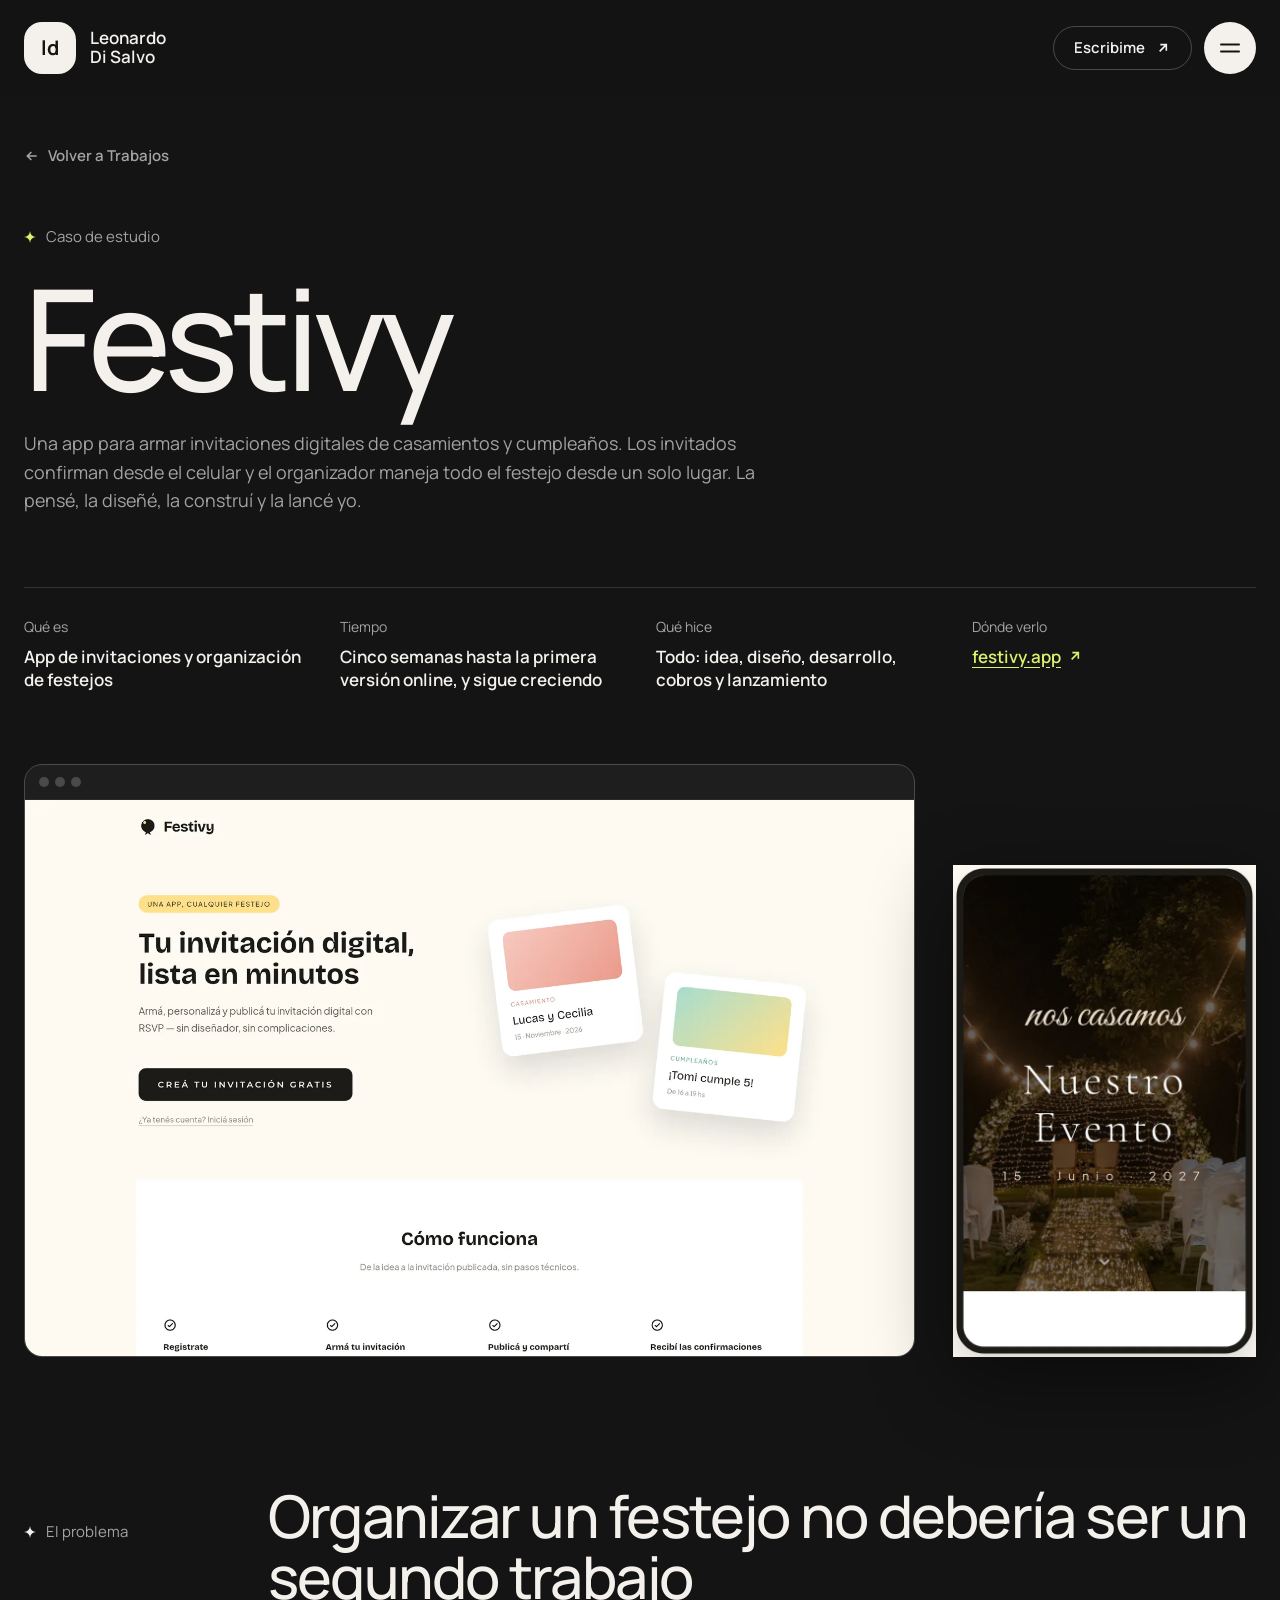
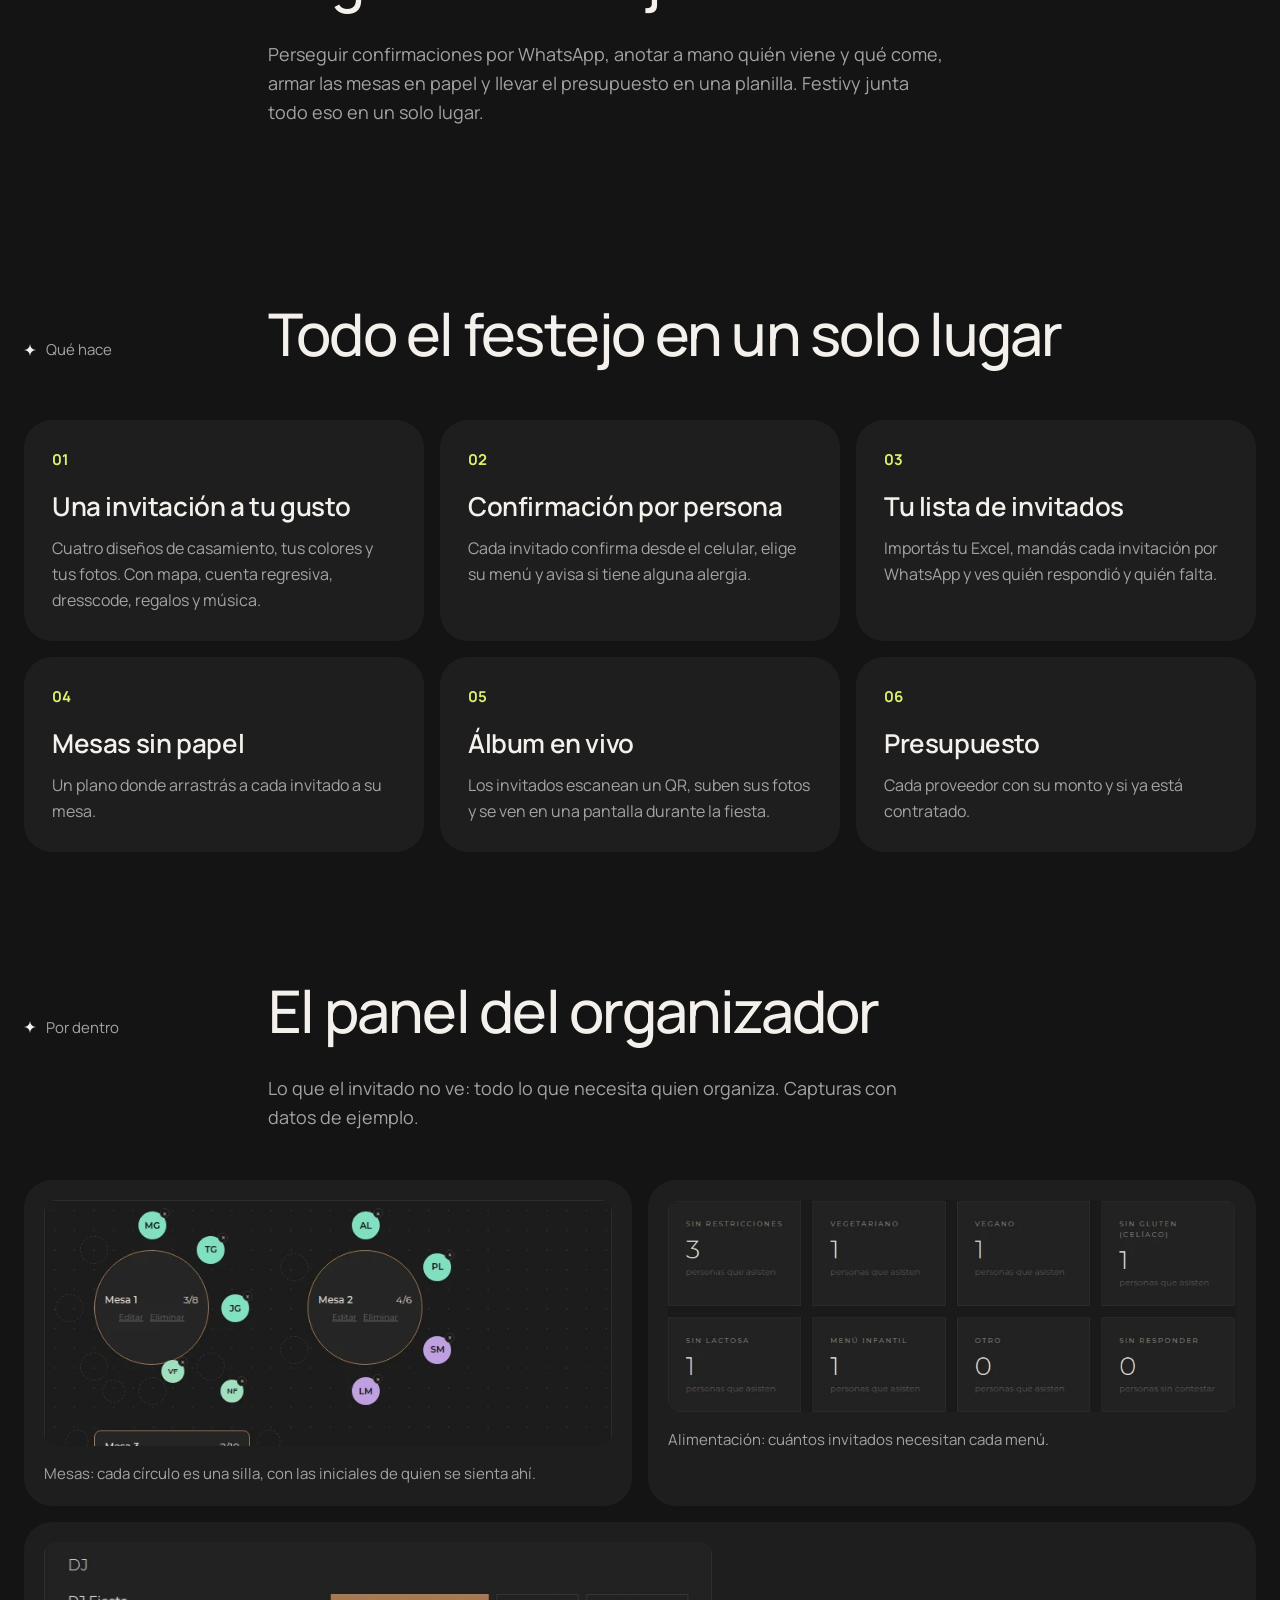
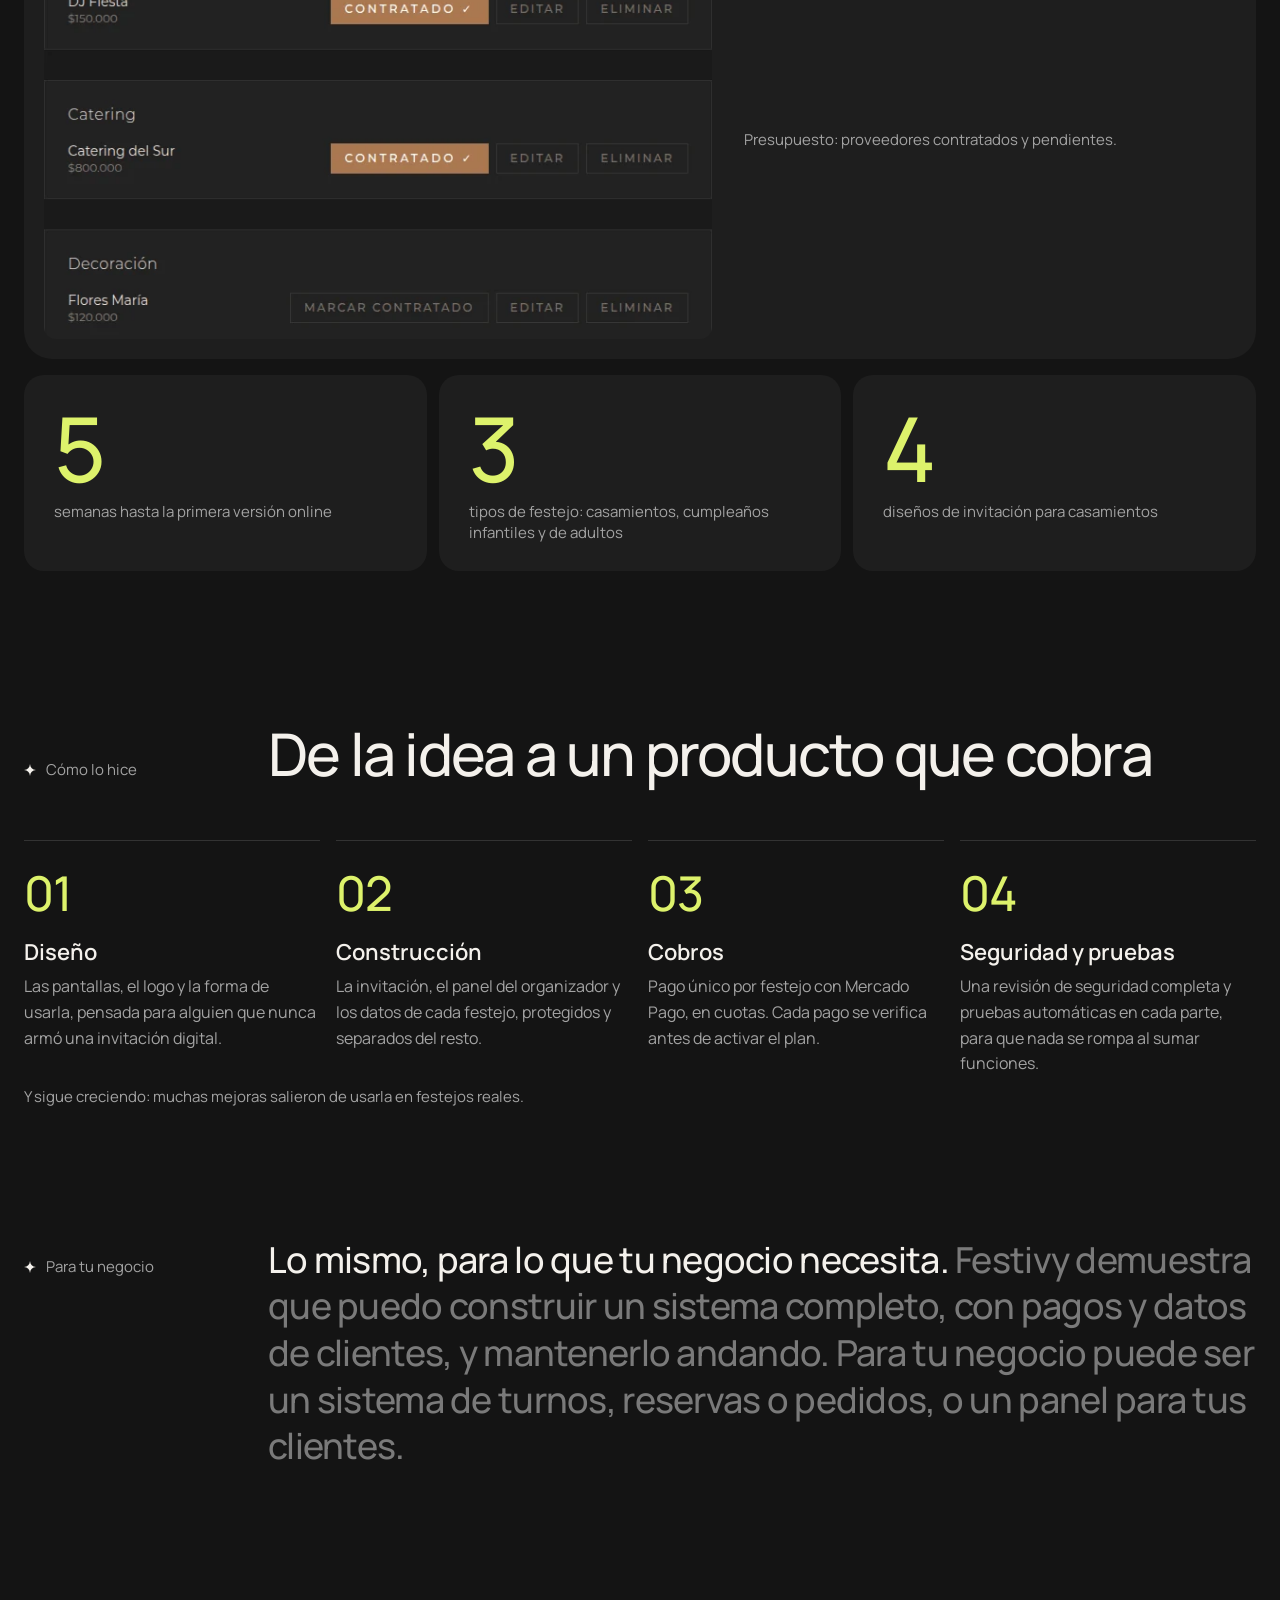
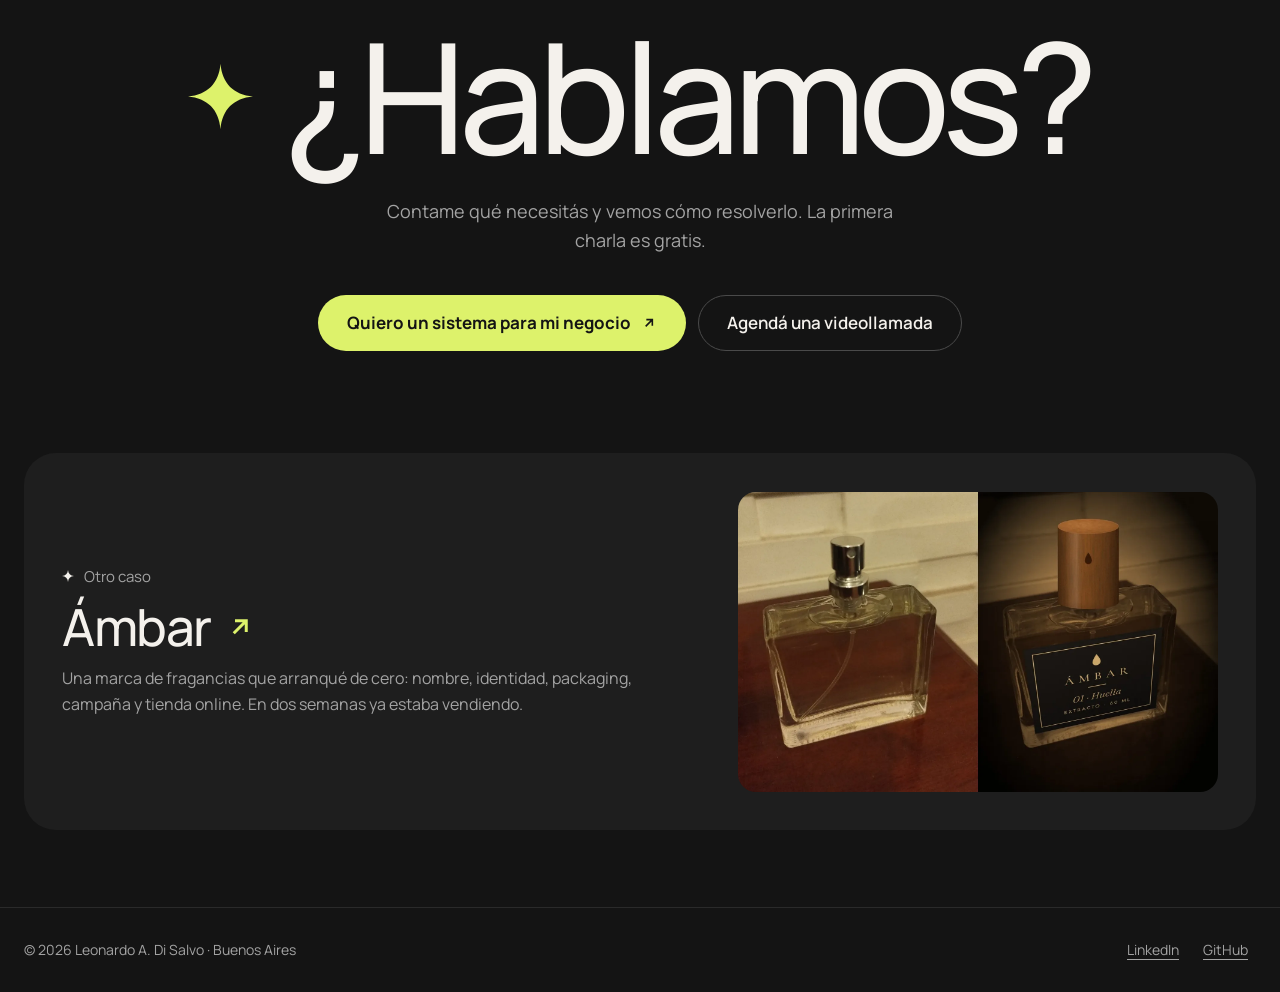
<file: casos/festivy/index.html>
<!DOCTYPE html>
<html lang="es" data-base="../../" data-meta="meta.festivy">
  <head>
    <meta charset="utf-8" />
    <meta name="viewport" content="width=device-width, initial-scale=1" />
    <meta name="theme-color" content="#141414" />

    <title>Caso Festivy · Leonardo Di Salvo</title>
    <meta
      name="description"
      content="Festivy, la app de invitaciones digitales que pensé, diseñé y construí: confirmaciones por persona, mesas, álbum en vivo, presupuesto y cobros con Mercado Pago."
    />
    <meta name="author" content="Leonardo A. Di Salvo" />
    <link rel="canonical" href="https://leodisalvo.dev/casos/festivy/" />

    <link rel="icon" href="../../favicon.svg" type="image/svg+xml" />
    <link rel="icon" href="../../favicon.ico" sizes="32x32" />
    <link rel="apple-touch-icon" href="../../apple-touch-icon.png" />

    <!-- Open Graph -->
    <meta property="og:type" content="article" />
    <meta property="og:site_name" content="Leonardo Di Salvo" />
    <meta property="og:locale" content="es_AR" />
    <meta property="og:title" content="Caso Festivy · Leonardo Di Salvo" />
    <meta
      property="og:description"
      content="Festivy, la app de invitaciones digitales que pensé, diseñé y construí: confirmaciones por persona, mesas, álbum en vivo, presupuesto y cobros con Mercado Pago."
    />
    <meta property="og:url" content="https://leodisalvo.dev/casos/festivy/" />
    <meta property="og:image" content="https://leodisalvo.dev/images/og-v4.png" />
    <meta property="og:image:width" content="1200" />
    <meta property="og:image:height" content="630" />

    <!-- Twitter -->
    <meta name="twitter:card" content="summary_large_image" />
    <meta name="twitter:title" content="Caso Festivy · Leonardo Di Salvo" />
    <meta
      name="twitter:description"
      content="Festivy, la app de invitaciones digitales que pensé, diseñé y construí: confirmaciones por persona, mesas, álbum en vivo, presupuesto y cobros con Mercado Pago."
    />
    <meta name="twitter:image" content="https://leodisalvo.dev/images/og-v4.png" />

    <link rel="preload" href="../../assets/fonts/manrope-latin.woff2" as="font" type="font/woff2" crossorigin />

    <link rel="stylesheet" href="../../assets/css/fonts.css" />
    <link rel="stylesheet" href="../../assets/css/site.css" />
  </head>

  <body>
    <a class="skip-link" href="#main" data-i18n="nav.skip">Ir al contenido</a>

    <!-- =====================================================  NAV  ===== -->
    <header class="site-header" id="top">
      <div class="wrap site-header__inner">
        <a class="wordmark" href="../../">
          <span class="wordmark__badge" aria-hidden="true">ld</span>
          <span class="wordmark__name">Leonardo<br />Di&nbsp;Salvo</span>
        </a>

        <div class="site-header__actions">
          <a class="btn btn--outline btn--sm" data-link="whatsapp" href="#contacto" target="_blank" rel="noopener"
            ><span data-i18n="nav.cta">Escribime</span> <span class="arrow" aria-hidden="true"></span
          ></a>
          <button
            class="nav-toggle"
            type="button"
            aria-expanded="false"
            aria-controls="site-nav"
            data-i18n-aria-label="nav.menu_open"
            aria-label="Abrir menú de navegación"
          >
            <span class="nav-toggle__bars" aria-hidden="true"></span>
          </button>
        </div>

        <nav class="site-nav" id="site-nav" data-i18n-aria-label="nav.aria" aria-label="Navegación principal">
          <ul class="site-nav__list">
            <li><a href="../../#servicios" data-i18n="nav.services">Qué hago</a></li>
            <li><a href="../../#lanza-tu-marca" data-i18n="nav.brand">Lanzá tu marca</a></li>
            <li><a href="../../#rubros" data-i18n="nav.ideas">Ideas para tu negocio</a></li>
            <li><a href="../../#trabajos" data-i18n="nav.work">Trabajos</a></li>
            <li><a href="../../#como-trabajo" data-i18n="nav.how">Cómo trabajamos</a></li>
            <li><a href="../../#sobre-mi" data-i18n="nav.about">Sobre mí</a></li>
            <li><a href="#contacto" data-i18n="nav.contact">Contacto</a></li>
          </ul>
          <div
            class="lang-switch"
            role="group"
            data-i18n-aria-label="nav.lang_aria"
            aria-label="Seleccionar idioma"
          >
            <button type="button" class="lang-btn is-active" data-lang="es" aria-pressed="true">ES</button>
            <button type="button" class="lang-btn" data-lang="en" aria-pressed="false">EN</button>
          </div>
        </nav>
      </div>
    </header>

    <main id="main">
      <!-- ==============================================  PORTADA  ===== -->
      <section class="case-hero" aria-labelledby="case-title">
        <div class="wrap">
          <a class="back-link" href="../../#trabajos"
            ><span class="arrow arrow--back" aria-hidden="true"></span> <span data-i18n="case.back">Volver a Trabajos</span></a
          >
          <p class="label">
            <span class="spark spark--accent" aria-hidden="true"></span>
            <span data-i18n="case.label">Caso de estudio</span>
          </p>
          <h1 class="case-hero__title" id="case-title">Festivy</h1>
          <p class="lead case-hero__lead" data-i18n="festivy.lead">
            Una app para armar invitaciones digitales de casamientos y cumpleaños. Los invitados confirman desde el
            celular y el organizador maneja todo el festejo desde un solo lugar. La pensé, la diseñé, la construí y la
            lancé yo.
          </p>
          <dl class="case-facts">
            <div>
              <dt data-i18n="case.f_what">Qué es</dt>
              <dd data-i18n="festivy.f_what">App de invitaciones y organización de festejos</dd>
            </div>
            <div>
              <dt data-i18n="case.f_time">Tiempo</dt>
              <dd data-i18n="festivy.f_time">Cinco semanas hasta la primera versión online, y sigue creciendo</dd>
            </div>
            <div>
              <dt data-i18n="case.f_role">Qué hice</dt>
              <dd data-i18n="festivy.f_role">Todo: idea, diseño, desarrollo, cobros y lanzamiento</dd>
            </div>
            <div>
              <dt data-i18n="case.f_link">Dónde verlo</dt>
              <dd>
                <a data-link="festivy" href="https://festivy.app/" target="_blank" rel="noopener"
                  >festivy.app <span class="arrow" aria-hidden="true"></span
                ></a>
              </dd>
            </div>
          </dl>

          <div class="case-visual">
            <figure class="shot">
              <span class="shot__bar" aria-hidden="true"><i></i><i></i><i></i></span>
              <img data-img="festivy" src="../../images/casos/festivy/tarjeta.webp" width="1600" height="1000" alt="Portada de Festivy: “Tu invitación digital, lista en minutos”" data-i18n-alt="festivy.landing_alt" />
            </figure>
            <img class="case-visual__phone" src="../../images/casos/festivy/invitacion.webp" width="616" height="1000" alt="Invitación de casamiento de ejemplo en un celular: “nos casamos”, con la fecha y una foto del lugar" data-i18n-alt="festivy.invite_alt" />
          </div>
        </div>
      </section>

      <!-- ============================================  PROBLEMA  ===== -->
      <section class="section" aria-labelledby="problema-title">
        <div class="wrap">
          <header class="section__head">
            <p class="label">
              <span class="spark" aria-hidden="true"></span> <span data-i18n="festivy.s1_label">El problema</span>
            </p>
            <h2 class="section__title" id="problema-title" data-i18n="festivy.s1_title">Organizar un festejo no debería ser un segundo trabajo</h2>
          </header>
          <p class="case-text case-text--offset" data-i18n="festivy.s1_body">
            Perseguir confirmaciones por WhatsApp, anotar a mano quién viene y qué come, armar las mesas en papel y
            llevar el presupuesto en una planilla. Festivy junta todo eso en un solo lugar.
          </p>
        </div>
      </section>

      <!-- ============================================  QUÉ HACE  ===== -->
      <section class="section" aria-labelledby="hace-title">
        <div class="wrap">
          <header class="section__head">
            <p class="label">
              <span class="spark" aria-hidden="true"></span> <span data-i18n="festivy.s2_label">Qué hace</span>
            </p>
            <h2 class="section__title" id="hace-title" data-i18n="festivy.s2_title">Todo el festejo en un solo lugar</h2>
          </header>
          <ul class="cards cards--compact">
            <li class="card">
              <span class="card__num" aria-hidden="true">01</span>
              <h3 class="card__title" data-i18n="festivy.c1_t">Una invitación a tu gusto</h3>
              <p data-i18n="festivy.c1_b">Cuatro diseños de casamiento, tus colores y tus fotos. Con mapa, cuenta regresiva, dresscode, regalos y música.</p>
            </li>
            <li class="card">
              <span class="card__num" aria-hidden="true">02</span>
              <h3 class="card__title" data-i18n="festivy.c2_t">Confirmación por persona</h3>
              <p data-i18n="festivy.c2_b">Cada invitado confirma desde el celular, elige su menú y avisa si tiene alguna alergia.</p>
            </li>
            <li class="card">
              <span class="card__num" aria-hidden="true">03</span>
              <h3 class="card__title" data-i18n="festivy.c3_t">Tu lista de invitados</h3>
              <p data-i18n="festivy.c3_b">Importás tu Excel, mandás cada invitación por WhatsApp y ves quién respondió y quién falta.</p>
            </li>
            <li class="card">
              <span class="card__num" aria-hidden="true">04</span>
              <h3 class="card__title" data-i18n="festivy.c4_t">Mesas sin papel</h3>
              <p data-i18n="festivy.c4_b">Un plano donde arrastrás a cada invitado a su mesa.</p>
            </li>
            <li class="card">
              <span class="card__num" aria-hidden="true">05</span>
              <h3 class="card__title" data-i18n="festivy.c5_t">Álbum en vivo</h3>
              <p data-i18n="festivy.c5_b">Los invitados escanean un QR, suben sus fotos y se ven en una pantalla durante la fiesta.</p>
            </li>
            <li class="card">
              <span class="card__num" aria-hidden="true">06</span>
              <h3 class="card__title" data-i18n="festivy.c6_t">Presupuesto</h3>
              <p data-i18n="festivy.c6_b">Cada proveedor con su monto y si ya está contratado.</p>
            </li>
          </ul>
        </div>
      </section>

      <!-- ===========================================  POR DENTRO  ===== -->
      <section class="section" aria-labelledby="dentro-title">
        <div class="wrap">
          <header class="section__head">
            <p class="label">
              <span class="spark" aria-hidden="true"></span> <span data-i18n="festivy.s3_label">Por dentro</span>
            </p>
            <h2 class="section__title" id="dentro-title" data-i18n="festivy.s3_title">El panel del organizador</h2>
          </header>
          <p class="case-text case-text--offset" data-i18n="festivy.s3_body">
            Lo que el invitado no ve: todo lo que necesita quien organiza. Capturas con datos de ejemplo.
          </p>
          <div class="panels">
            <figure class="panel">
              <img src="../../images/casos/festivy/mesas.webp" width="692" height="300" loading="lazy" alt="" />
              <figcaption data-i18n="festivy.tables_cap">Mesas: cada círculo es una silla, con las iniciales de quien se sienta ahí.</figcaption>
            </figure>
            <figure class="panel">
              <img src="../../images/casos/festivy/alimentacion.webp" width="798" height="298" loading="lazy" alt="" />
              <figcaption data-i18n="festivy.diet_cap">Alimentación: cuántos invitados necesitan cada menú.</figcaption>
            </figure>
            <figure class="panel panel--wide">
              <img src="../../images/casos/festivy/presupuesto.webp" width="706" height="420" loading="lazy" alt="" />
              <figcaption data-i18n="festivy.budget_cap">Presupuesto: proveedores contratados y pendientes.</figcaption>
            </figure>
          </div>
          <ul class="stats stats--lg stats--3">
            <li>
              <span class="stats__value">5</span>
              <span class="stats__label" data-i18n="festivy.stat_1">semanas hasta la primera versión online</span>
            </li>
            <li>
              <span class="stats__value">3</span>
              <span class="stats__label" data-i18n="festivy.stat_2">tipos de festejo: casamientos, cumpleaños infantiles y de adultos</span>
            </li>
            <li>
              <span class="stats__value">4</span>
              <span class="stats__label" data-i18n="festivy.stat_3">diseños de invitación para casamientos</span>
            </li>
          </ul>
        </div>
      </section>

      <!-- ==========================================  CÓMO LO HICE  ===== -->
      <section class="section" aria-labelledby="hice-title">
        <div class="wrap">
          <header class="section__head">
            <p class="label">
              <span class="spark" aria-hidden="true"></span> <span data-i18n="festivy.s4_label">Cómo lo hice</span>
            </p>
            <h2 class="section__title" id="hice-title" data-i18n="festivy.s4_title">De la idea a un producto que cobra</h2>
          </header>
          <ol class="steps">
            <li class="step">
              <span class="step__num" aria-hidden="true">01</span>
              <h3 class="step__title" data-i18n="festivy.step1_t">Diseño</h3>
              <p data-i18n="festivy.step1_b">Las pantallas, el logo y la forma de usarla, pensada para alguien que nunca armó una invitación digital.</p>
            </li>
            <li class="step">
              <span class="step__num" aria-hidden="true">02</span>
              <h3 class="step__title" data-i18n="festivy.step2_t">Construcción</h3>
              <p data-i18n="festivy.step2_b">La invitación, el panel del organizador y los datos de cada festejo, protegidos y separados del resto.</p>
            </li>
            <li class="step">
              <span class="step__num" aria-hidden="true">03</span>
              <h3 class="step__title" data-i18n="festivy.step3_t">Cobros</h3>
              <p data-i18n="festivy.step3_b">Pago único por festejo con Mercado Pago, en cuotas. Cada pago se verifica antes de activar el plan.</p>
            </li>
            <li class="step">
              <span class="step__num" aria-hidden="true">04</span>
              <h3 class="step__title" data-i18n="festivy.step4_t">Seguridad y pruebas</h3>
              <p data-i18n="festivy.step4_b">Una revisión de seguridad completa y pruebas automáticas en cada parte, para que nada se rompa al sumar funciones.</p>
            </li>
          </ol>
          <p class="case-note" data-i18n="festivy.s4_note">Y sigue creciendo: muchas mejoras salieron de usarla en festejos reales.</p>
        </div>
      </section>

      <!-- =======================================  PARA TU NEGOCIO  ===== -->
      <section class="section" aria-labelledby="negocio-title">
        <div class="wrap about">
          <h2 class="label" id="negocio-title">
            <span class="spark" aria-hidden="true"></span> <span data-i18n="festivy.s5_label">Para tu negocio</span>
          </h2>
          <p class="about__text">
            <span data-i18n="festivy.s5_title">Lo mismo, para lo que tu negocio necesita</span>.
            <span class="muted" data-i18n="festivy.s5_body"
              >Festivy demuestra que puedo construir un sistema completo, con pagos y datos de clientes, y mantenerlo
              andando. Para tu negocio puede ser un sistema de turnos, reservas o pedidos, o un panel para tus
              clientes.</span
            >
          </p>
        </div>
      </section>

      <!-- ==============================================  CONTACTO  ===== -->
      <section class="contact" id="contacto" aria-labelledby="contacto-title">
        <div class="wrap">
          <h2 class="contact__title" id="contacto-title">
            <span class="spark spark--accent" aria-hidden="true"></span>
            <span data-i18n="contact.title">¿Hablamos?</span>
          </h2>
          <p class="contact__lead" data-i18n="festivy.cta_lead">
            Contame qué necesitás y vemos cómo resolverlo. La primera charla es gratis.
          </p>
          <div class="actions actions--center">
            <a class="btn btn--accent btn--lg" data-link="whatsapp" data-wa-msg="festivy.wa_message" href="#" target="_blank" rel="noopener"
              ><span data-i18n="festivy.cta">Quiero un sistema para mi negocio</span>
              <span class="arrow" aria-hidden="true"></span
            ></a>
            <a class="btn btn--outline btn--lg" data-link="booking" href="#" target="_blank" rel="noopener" data-i18n="contact.cta_book"
              >Agendá una videollamada</a
            >
          </div>
        </div>
      </section>

      <!-- ============================================  OTRO CASO  ===== -->
      <nav class="wrap next-case-wrap" data-i18n-aria-label="case.next" aria-label="Otro caso">
        <a class="next-case" href="../ambar/">
          <span class="next-case__body">
            <span class="label"><span class="spark" aria-hidden="true"></span> <span data-i18n="case.next">Otro caso</span></span>
            <span class="next-case__title">Ámbar <span class="arrow" aria-hidden="true"></span></span>
            <span class="next-case__text" data-i18n="cases.ambar_body"
              >Una marca de fragancias que arranqué de cero: nombre, identidad, packaging, campaña y tienda online. En
              dos semanas ya estaba vendiendo.</span
            >
          </span>
          <img class="next-case__img" src="../../images/casos/ambar/tarjeta.webp" width="1600" height="1000" loading="lazy" alt="" />
        </a>
      </nav>
    </main>

    <!-- ================================================  FOOTER  ===== -->
    <footer class="site-footer">
      <div class="wrap site-footer__inner">
        <p class="site-footer__copy" data-i18n="footer.copy">© 2026 Leonardo A. Di Salvo · Buenos Aires</p>
        <nav class="site-footer__links" data-i18n-aria-label="footer.aria" aria-label="Enlaces y redes">
          <a data-link="linkedin" href="#">LinkedIn</a>
          <a data-link="github" href="https://github.com/ledisalvo">GitHub</a>
        </nav>
      </div>
    </footer>

    <script src="../../assets/js/config.js"></script>
    <script src="../../assets/js/translations.js"></script>
    <script src="../../assets/js/site.js"></script>
  </body>
</html>
</file>
<file: assets/css/fonts.css>
/* ---------------------------------------------------------------------------
   Tipografía self-hosted (subsets latin y latin-ext de Google Fonts).
   Sin request a terceros: el preload del woff2 crítico en index.html es real
   y no hay CSS externo bloqueando el render.

   Manrope  → todo el sitio (titulares 500, cuerpo 400, UI 600-700).
   Fraunces → solo cursiva 300, para el subtítulo del caso Ámbar (la voz de
              esa marca, en dorado).

   Manrope es variable: un archivo por subset cubre todo el rango de pesos.
--------------------------------------------------------------------------- */

@font-face {
  font-family: 'Manrope';
  font-style: normal;
  font-weight: 400 700;
  font-display: swap;
  src: url('../fonts/manrope-latin.woff2') format('woff2');
  unicode-range: U+0000-00FF, U+0131, U+0152-0153, U+02BB-02BC, U+02C6, U+02DA, U+02DC, U+0304, U+0308, U+0329, U+2000-206F, U+20AC, U+2122, U+2191, U+2193, U+2212, U+2215, U+FEFF, U+FFFD;
}

@font-face {
  font-family: 'Manrope';
  font-style: normal;
  font-weight: 400 700;
  font-display: swap;
  src: url('../fonts/manrope-latin-ext.woff2') format('woff2');
  unicode-range: U+0100-02BA, U+02BD-02C5, U+02C7-02CC, U+02CE-02D7, U+02DD-02FF, U+0304, U+0308, U+0329, U+1D00-1DBF, U+1E00-1E9F, U+1EF2-1EFF, U+2020, U+20A0-20AB, U+20AD-20C4, U+2113, U+2C60-2C7F, U+A720-A7FF;
}

@font-face {
  font-family: 'Fraunces';
  font-style: italic;
  font-weight: 300;
  font-display: swap;
  src: url('../fonts/fraunces-italic-latin.woff2') format('woff2');
  unicode-range: U+0000-00FF, U+0131, U+0152-0153, U+02BB-02BC, U+02C6, U+02DA, U+02DC, U+0304, U+0308, U+0329, U+2000-206F, U+20AC, U+2122, U+2191, U+2193, U+2212, U+2215, U+FEFF, U+FFFD;
}

@font-face {
  font-family: 'Fraunces';
  font-style: italic;
  font-weight: 300;
  font-display: swap;
  src: url('../fonts/fraunces-italic-latin-ext.woff2') format('woff2');
  unicode-range: U+0100-02BA, U+02BD-02C5, U+02C7-02CC, U+02CE-02D7, U+02DD-02FF, U+0304, U+0308, U+0329, U+1D00-1DBF, U+1E00-1E9F, U+1EF2-1EFF, U+2020, U+20A0-20AB, U+20AD-20C4, U+2113, U+2C60-2C7F, U+A720-A7FF;
}
</file>
<file: assets/css/site.css>
/* ===========================================================================
   leodisalvo.dev — sistema visual
   Oscuro, un solo acento lima, Manrope en todo el sitio. Inspirado en la
   plantilla Rayo (fondo casi negro, píldoras, tarjetas muy redondeadas,
   estrellitas ✦ como ornamento).

   Todo color y medida reutilizable vive en :root. Contraste verificado:
   texto secundario #A3A3A3 sobre #1E1E1E = 6.6:1; tramo .muted #7A7A7A solo
   en texto ≥ 26px (4.3:1, AA para texto grande); texto oscuro sobre lima
   y sobre violeta > 12:1.
   =========================================================================== */

:root {
  /* Color */
  --color-bg: #141414;
  --color-surface: #1e1e1e;
  --color-text: #f4f1ec;
  --color-text-secondary: #a3a3a3;
  --color-text-muted: #7a7a7a;
  --color-ghost: #3d3d3d;        /* titular decorativo gigante */
  --color-line: #2a2a2a;
  --color-line-strong: #4a4a4a;
  --color-accent: #ddf26b;       /* lima: único acento */
  --color-accent-hover: #e9f99a;
  --color-alt: #b3a6ff;          /* violeta: solo en badges */
  --color-gold: #e3be82;         /* dorado: identidad de Ámbar, solo dentro de su caso */
  --color-on-accent: #141414;
  --color-light: #f4f1ec;        /* bloque claro en píldora */
  --color-light-text: #141414;
  --color-light-secondary: #4f4f4f;

  /* Tipografía */
  --font: 'Manrope', ui-sans-serif, system-ui, -apple-system, 'Segoe UI', sans-serif;
  --font-serif: 'Fraunces', ui-serif, Georgia, serif; /* solo cursiva 300 */

  /* Forma */
  --radius-card: 28px;
  --radius-tile: 22px;
  --radius-pill: 999px;
  --tap-min: 44px;

  /* Layout */
  --wrap: 1280px;
  --gutter: 24px;
  --header-h: 96px;
  --section-gap: clamp(80px, 10vw, 160px);

  /* Motion */
  --motion-duration: 700ms;
  --motion-ease: cubic-bezier(0.22, 1, 0.36, 1);
  --motion-offset: 18px;

  /* Íconos dibujados con mask: estrellita de 4 puntas y flecha ↗ */
  --icon-spark: url("data:image/svg+xml,%3Csvg xmlns='http://www.w3.org/2000/svg' viewBox='0 0 24 24'%3E%3Cpath d='M12 0C12.6 7.2 16.8 11.4 24 12 16.8 12.6 12.6 16.8 12 24 11.4 16.8 7.2 12.6 0 12 7.2 11.4 11.4 7.2 12 0Z'/%3E%3C/svg%3E");
  --icon-check: url("data:image/svg+xml,%3Csvg xmlns='http://www.w3.org/2000/svg' viewBox='0 0 24 24' fill='none' stroke='%23000' stroke-width='2'%3E%3Cpath d='M5 12l5 5L20 7'/%3E%3C/svg%3E");
  --icon-back: url("data:image/svg+xml,%3Csvg xmlns='http://www.w3.org/2000/svg' viewBox='0 0 24 24' fill='none' stroke='%23000' stroke-width='2.4'%3E%3Cpath d='M19 12H5M11 6l-6 6 6 6'/%3E%3C/svg%3E");
  --icon-arrow: url("data:image/svg+xml,%3Csvg xmlns='http://www.w3.org/2000/svg' viewBox='0 0 24 24' fill='none' stroke='%23000' stroke-width='2.4'%3E%3Cpath d='M7 17 17 7M8 7h9v9'/%3E%3C/svg%3E");
}

/* ===========================================================================
   BASE
   =========================================================================== */

*,
*::before,
*::after {
  box-sizing: border-box;
}

html {
  scroll-behavior: smooth;
  -webkit-text-size-adjust: 100%;
}

body {
  margin: 0;
  background: var(--color-bg);
  color: var(--color-text);
  font-family: var(--font);
  font-size: 16px;
  line-height: 1.6;
  overflow-x: hidden;
  -webkit-font-smoothing: antialiased;
}

h1,
h2,
h3,
p,
ul,
ol,
figure {
  margin: 0;
}

ul,
ol {
  padding: 0;
  list-style: none;
}

img {
  max-width: 100%;
}

a {
  color: inherit;
}

::selection {
  background: var(--color-accent);
  color: var(--color-on-accent);
}

:focus-visible {
  outline: 2px solid var(--color-accent);
  outline-offset: 3px;
  border-radius: 4px;
}

.wrap {
  max-width: var(--wrap);
  margin-inline: auto;
  padding-inline: var(--gutter);
}

.skip-link {
  position: absolute;
  top: 8px;
  left: 8px;
  z-index: 100;
  padding: 10px 16px;
  border-radius: var(--radius-pill);
  background: var(--color-accent);
  color: var(--color-on-accent);
  font-weight: 700;
  text-decoration: none;
  transform: translateY(-200%);
}

.skip-link:focus-visible {
  transform: none;
}

section[id] {
  scroll-margin-top: var(--header-h);
}

.sr-only {
  position: absolute;
  width: 1px;
  height: 1px;
  overflow: hidden;
  clip-path: inset(50%);
  white-space: nowrap;
}

/* ===========================================================================
   PIEZAS CHICAS: estrellita, flecha, etiqueta, badges
   =========================================================================== */

.spark {
  display: inline-block;
  width: 12px;
  height: 12px;
  flex: none;
  background: currentColor;
  mask: var(--icon-spark) center / contain no-repeat;
}

.spark--accent {
  background: var(--color-accent);
}

.arrow {
  display: inline-block;
  width: 16px;
  height: 16px;
  flex: none;
  background: currentColor;
  mask: var(--icon-arrow) center / contain no-repeat;
}

/* Etiqueta de sección: "✦ Qué hago" */
.label {
  display: flex;
  align-items: center;
  gap: 10px;
  font-size: 15px;
  font-weight: 400;
  line-height: 1.4;
  color: var(--color-text-secondary);
}

.label .spark {
  color: var(--color-text);
}

.badge {
  display: inline-block;
  align-self: flex-start;
  padding: 5px 12px;
  border-radius: var(--radius-pill);
  font-size: 13px;
  font-weight: 700;
  line-height: 1.3;
}

.badge--accent {
  background: var(--color-accent);
  color: var(--color-on-accent);
}

.badge--alt {
  background: var(--color-alt);
  color: var(--color-on-accent);
}

.badge--outline {
  border: 1.5px solid var(--color-line-strong);
}

/* ===========================================================================
   BOTONES (píldoras)
   =========================================================================== */

.btn {
  display: inline-flex;
  align-items: center;
  justify-content: center;
  gap: 10px;
  min-height: 48px;
  padding: 0 22px;
  border: 1.5px solid transparent;
  border-radius: var(--radius-pill);
  font-size: 16px;
  font-weight: 600;
  line-height: 1.2;
  text-decoration: none;
  white-space: nowrap;
  cursor: pointer;
  transition: background-color 160ms ease, border-color 160ms ease, color 160ms ease;
}

.btn--sm {
  min-height: var(--tap-min);
  padding: 0 20px;
  font-size: 15px;
}

.btn--lg {
  min-height: 56px;
  padding: 0 28px;
  font-size: 17px;
}

.btn--accent {
  background: var(--color-accent);
  color: var(--color-on-accent);
  font-weight: 700;
}

.btn--accent:hover {
  background: var(--color-accent-hover);
}

.btn--outline {
  border-color: var(--color-line-strong);
  color: var(--color-text);
}

.btn--outline:hover {
  border-color: var(--color-text);
}

.actions {
  display: flex;
  flex-wrap: wrap;
  gap: 12px;
}

.actions--center {
  justify-content: center;
}

/* Link que todavía no está configurado (ver assets/js/config.js) */
.is-pending {
  border-style: dashed;
  opacity: 0.75;
  cursor: not-allowed;
}

.pending-note {
  font-size: 12px;
  font-weight: 500;
  opacity: 0.85;
}

/* ===========================================================================
   NAV: marca + "Escribime" + botón redondo que abre el menú
   =========================================================================== */

.site-header {
  position: sticky;
  top: 0;
  z-index: 50;
  background: rgb(20 20 20 / 88%);
  backdrop-filter: blur(12px);
}

.site-header__inner {
  position: relative;
  display: flex;
  align-items: center;
  justify-content: space-between;
  gap: 16px;
  min-height: var(--header-h);
}

.wordmark {
  display: flex;
  align-items: center;
  gap: 14px;
  text-decoration: none;
}

.wordmark__badge {
  display: flex;
  align-items: center;
  justify-content: center;
  width: 52px;
  height: 52px;
  border-radius: 18px;
  background: var(--color-text);
  color: var(--color-bg);
  font-size: 20px;
  font-weight: 700;
  letter-spacing: -0.02em;
}

.wordmark__name {
  font-size: 17px;
  font-weight: 600;
  line-height: 1.1;
}

.site-header__actions {
  display: flex;
  align-items: center;
  gap: 12px;
}

/* En pantallas angostas no entra: el CTA de WhatsApp ya está grande en el hero. */
@media (width < 30rem) {
  .site-header__actions .btn {
    display: none;
  }
}

.nav-toggle {
  display: flex;
  align-items: center;
  justify-content: center;
  width: 52px;
  height: 52px;
  border: 0;
  border-radius: var(--radius-pill);
  background: var(--color-text);
  color: var(--color-bg);
  cursor: pointer;
}

.nav-toggle__bars,
.nav-toggle__bars::before {
  display: block;
  width: 20px;
  height: 2.4px;
  border-radius: 2px;
  background: currentColor;
  transition: transform 200ms var(--motion-ease);
}

.nav-toggle__bars {
  position: relative;
  transform: translateY(-3.5px);
}

.nav-toggle__bars::before {
  content: '';
  position: absolute;
  top: 7px;
}

.nav-is-open .nav-toggle__bars {
  transform: translateY(0) rotate(45deg);
}

.nav-is-open .nav-toggle__bars::before {
  top: 0;
  transform: rotate(-90deg);
}

/* Panel del menú: oculto hasta que se abre, en cualquier ancho */
.site-nav {
  display: none;
  position: absolute;
  top: calc(100% - 8px);
  right: var(--gutter);
  width: min(320px, calc(100vw - 2 * var(--gutter)));
  padding: 16px;
  border: 1px solid var(--color-line);
  border-radius: 24px;
  background: var(--color-surface);
  box-shadow: 0 24px 48px rgb(0 0 0 / 40%);
}

.nav-is-open .site-nav {
  display: block;
}

.site-nav__list a {
  display: flex;
  align-items: center;
  min-height: var(--tap-min);
  padding: 4px 12px;
  border-radius: 14px;
  font-size: 18px;
  font-weight: 600;
  text-decoration: none;
}

.site-nav__list a:hover {
  background: var(--color-bg);
}

.lang-switch {
  display: flex;
  gap: 8px;
  margin-top: 12px;
  padding: 12px 12px 4px;
  border-top: 1px solid var(--color-line);
}

.lang-btn {
  min-width: var(--tap-min);
  min-height: var(--tap-min);
  border: 1.5px solid var(--color-line-strong);
  border-radius: var(--radius-pill);
  background: transparent;
  color: var(--color-text-secondary);
  font: inherit;
  font-size: 14px;
  font-weight: 700;
  cursor: pointer;
}

.lang-btn:hover {
  color: var(--color-text);
}

.lang-btn.is-active {
  border-color: var(--color-accent);
  background: var(--color-accent);
  color: var(--color-on-accent);
}

/* ===========================================================================
   HERO
   =========================================================================== */

.hero {
  padding-top: clamp(24px, 5vw, 64px);
}

.hero__inner {
  display: flex;
  flex-wrap: wrap;
  align-items: flex-end;
  gap: 24px;
}

.hero__body {
  flex: 1 1 640px;
  min-width: 0;
  padding-bottom: clamp(24px, 6vw, 96px);
}

.hero__body .label {
  margin-bottom: 28px;
}

.hero__title {
  font-size: clamp(44px, 7.4vw, 108px);
  font-weight: 500;
  line-height: 1.02;
  letter-spacing: -0.035em;
}

/* Resaltado en píldora: el gesto de Rayo */
.hl {
  display: inline-block;
  margin: 0.06em 0;
  padding: 0 0.32em 0.06em;
  border-radius: var(--radius-pill);
  background: var(--color-accent);
  color: var(--color-on-accent);
}

.hero__title .spark {
  width: 0.62em;
  height: 0.62em;
  vertical-align: 0.02em;
}

.lead {
  max-width: 560px;
  margin-top: 36px;
  font-size: clamp(17px, 1.4vw, 20px);
  line-height: 1.6;
  color: var(--color-text-secondary);
}

.hero .actions {
  margin-top: 40px;
}

/* Retrato recortado en B/N: se funde hacia abajo y a los costados */
.hero__figure {
  flex: 1 1 340px;
  max-width: 460px;
  margin-left: auto;
}

.hero__figure img {
  display: block;
  width: 100%;
  height: auto;
  mask-image:
    linear-gradient(to bottom, #000 62%, transparent 98%),
    linear-gradient(to right, transparent, #000 10%, #000 90%, transparent);
  mask-composite: intersect;
}

/* ===========================================================================
   EXPERIENCIA: titular gigante que corre + logos en recuadros
   =========================================================================== */

.companies {
  padding-top: clamp(56px, 8vw, 120px);
  overflow: hidden;
}

.marquee {
  display: flex;
  align-items: center;
  gap: 0.3em;
  width: max-content;
  padding-right: 0.3em;
  font-size: clamp(56px, 7vw, 104px);
  font-weight: 500;
  line-height: 1.1;
  letter-spacing: -0.03em;
  white-space: nowrap;
  color: var(--color-ghost);
}

.marquee .spark {
  width: 0.5em;
  height: 0.5em;
}

/* Una sola línea, con peso de frase (como "Sobre mí"), en lugar de logos. */
.companies__label {
  max-width: 900px;
  margin-top: 40px;
  font-size: clamp(24px, 2.6vw, 36px);
  font-weight: 500;
  line-height: 1.25;
  letter-spacing: -0.02em;
}

/* ===========================================================================
   SECCIONES
   =========================================================================== */

.section {
  padding-top: var(--section-gap);
}

.section--tight {
  padding-inline: 16px;
}

.section__head {
  display: flex;
  flex-wrap: wrap;
  align-items: baseline;
  gap: 24px 64px;
  margin-bottom: 56px;
}

.section__head .label {
  flex: 0 0 180px;
}

.section__title {
  flex: 1 1 560px;
  min-width: 0;
  font-size: clamp(36px, 4.6vw, 68px);
  font-weight: 500;
  line-height: 1.05;
  letter-spacing: -0.03em;
}

/* --- Tarjetas ------------------------------------------------------------ */
.cards {
  display: grid;
  grid-template-columns: repeat(auto-fit, minmax(260px, 1fr));
  gap: 16px;
}

.card {
  display: flex;
  flex-direction: column;
  gap: 14px;
  padding: 28px;
  border-radius: var(--radius-card);
  background: var(--color-surface);
}

.cards .card {
  min-height: 340px;
}

.card__title {
  margin-top: 6px;
  font-size: 26px;
  font-weight: 600;
  line-height: 1.15;
  letter-spacing: -0.015em;
}

.card p {
  color: var(--color-text-secondary);
}

/* --- Bloque claro en píldora (ideas por rubro) --------------------------- */
.pill-panel {
  max-width: 1360px;
  margin-inline: auto;
  padding: clamp(48px, 7vw, 104px) clamp(24px, 8vw, 140px);
  border-radius: clamp(40px, 10vw, 180px);
  background: var(--color-light);
  color: var(--color-light-text);
}

.pill-panel :focus-visible {
  outline-color: var(--color-light-text);
}

.pill-panel__title {
  font-size: clamp(34px, 4.2vw, 60px);
  font-weight: 500;
  line-height: 1.05;
  letter-spacing: -0.03em;
  text-align: center;
}

.pill-panel__lead {
  max-width: 560px;
  margin: 18px auto 0;
  font-size: 17px;
  text-align: center;
  color: var(--color-light-secondary);
}

.ideas {
  display: grid;
  grid-template-columns: repeat(auto-fit, minmax(240px, 1fr));
  gap: 40px;
  margin-top: 56px;
}

.ideas h3 {
  margin-bottom: 10px;
  font-size: 22px;
  font-weight: 700;
  line-height: 1.25;
}

.ideas p {
  color: var(--color-light-secondary);
}

/* --- Trabajos ------------------------------------------------------------ */
.feature {
  display: flex;
  flex-wrap: wrap;
  align-items: center;
  gap: 40px;
  padding: clamp(24px, 4vw, 48px);
  border-radius: 32px;
  background: var(--color-surface);
}

.feature__body {
  flex: 1 1 380px;
  min-width: 0;
}

.feature__title {
  margin-top: 20px;
  font-size: clamp(40px, 4.4vw, 64px);
  font-weight: 500;
  line-height: 1;
  letter-spacing: -0.03em;
}

.feature__text {
  margin: 20px 0 32px;
  font-size: 17px;
  color: var(--color-text-secondary);
}

.feature__media {
  display: block;
  flex: 1 1 480px;
  min-width: 0;
  max-width: 640px;
  border-radius: 20px;
  overflow: hidden;
}

.feature__media .feature__img {
  display: block;
  max-width: none;
  border-radius: 0;
  transition: transform 400ms var(--motion-ease);
}

.feature__media:hover .feature__img {
  transform: scale(1.02);
}

.feature__img {
  flex: 1 1 480px;
  min-width: 0;
  width: 100%;
  max-width: 640px;
  height: auto;
  border-radius: 20px;
}

/* --- Pasos --------------------------------------------------------------- */
.steps {
  display: grid;
  grid-template-columns: repeat(auto-fit, minmax(240px, 1fr));
  gap: 16px;
}

.step {
  padding-top: 28px;
  border-top: 1.5px solid #333;
}

.step__num {
  font-size: 48px;
  font-weight: 500;
  line-height: 1;
  letter-spacing: -0.03em;
  color: var(--color-accent);
}

.step__title {
  margin: 20px 0 8px;
  font-size: 22px;
  font-weight: 600;
  line-height: 1.25;
}

.step p {
  color: var(--color-text-secondary);
}

/* --- Sobre mí ------------------------------------------------------------ */
.about {
  display: flex;
  flex-wrap: wrap;
  align-items: baseline;
  gap: 24px 64px;
}

.about .label {
  flex: 0 0 180px;
}

.about__text {
  flex: 1 1 560px;
  min-width: 0;
  font-size: clamp(26px, 2.8vw, 40px);
  font-weight: 500;
  line-height: 1.3;
  letter-spacing: -0.02em;
}

.muted {
  color: var(--color-text-muted);
}

/* ===========================================================================
   MARCA DE UN CLIENTE
   Regla: la interfaz del sitio (botones, badges, checks, planes) es siempre
   lima. El dorado y la Fraunces cursiva son la identidad de Ámbar y viven
   solo DENTRO de su caso: el comparador (sus fotos) y su subtítulo. Si se
   suma otro caso de marca, se usan los colores de esa marca, no el dorado.
   =========================================================================== */

/* Subtítulo del caso, en la voz de la marca del cliente */
.serif-accent {
  font-family: var(--font-serif);
  font-style: italic;
  font-weight: 300;
  letter-spacing: -0.01em;
  color: var(--color-gold);
}

.badges {
  display: flex;
  flex-wrap: wrap;
  gap: 10px;
}

/* ===========================================================================
   LANZÁ TU MARCA: encabezado + tres planes
   =========================================================================== */

.brand__head {
  display: flex;
  flex-wrap: wrap;
  align-items: flex-end;
  justify-content: space-between;
  gap: 24px 48px;
  margin-bottom: 40px;
}

.brand__intro {
  flex: 1 1 560px;
  max-width: 780px;
  min-width: 0;
}

.brand__title {
  margin-top: 14px;
  font-size: clamp(44px, 5.4vw, 76px);
  font-weight: 500;
  line-height: 1.02;
  letter-spacing: -0.03em;
}

.brand__lead {
  margin-top: 18px;
  font-size: clamp(17px, 1.4vw, 19px);
  color: var(--color-text-secondary);
}

.brand__facts {
  display: flex;
  flex-direction: column;
  gap: 8px;
  font-size: 15px;
  color: var(--color-text-secondary);
}

.brand__facts li {
  display: flex;
  align-items: center;
  gap: 10px;
}

.plans {
  display: grid;
  grid-template-columns: repeat(auto-fit, minmax(290px, 1fr));
  gap: 20px;
}

.plan {
  display: flex;
  flex-direction: column;
  gap: 18px;
  padding: clamp(28px, 3vw, 32px);
  border-radius: var(--radius-card);
  background: var(--color-surface);
}

/* Las tres tarjetas comparten filas (subgrid): número, nombre, descripción,
   lista, precio y botón toman la altura del más alto de los tres, así la
   línea, el "Desde", el precio y el botón quedan alineados entre tarjetas.
   Sin subgrid, queda el flex de arriba (precio y botón empujados al pie). */
@supports (grid-template-rows: subgrid) {
  .plans {
    row-gap: 16px;
  }

  .plan {
    display: grid;
    grid-row: span 6;
    grid-template-rows: subgrid;
    row-gap: 18px;
  }

  /* La fila ya es la misma en las tres: el precio arranca arriba de su fila
     (con margin-top: auto se iría al fondo y las líneas no coincidirían). */
  .plans .plan__price {
    margin-top: 0;
    align-content: start;
  }
}

/* Destacado: contorno lima (sin borde fino en el resto, como las otras tarjetas) */
.plan--featured {
  box-shadow: inset 0 0 0 2px var(--color-accent);
}

.plan__top {
  display: flex;
  align-items: center;
  justify-content: space-between;
  min-height: 30px;
}

/* Números grandes en lima, como los pasos de "Cómo trabajamos" */
.plan__num {
  font-size: 44px;
  font-weight: 500;
  line-height: 1;
  letter-spacing: -0.03em;
  color: var(--color-accent);
}

.plan__name {
  margin-top: 6px;
  font-size: 30px;
  font-weight: 600;
  line-height: 1.1;
  letter-spacing: -0.02em;
}

.plan__desc {
  color: var(--color-text-secondary);
}

.plan__list {
  display: flex;
  flex-direction: column;
  gap: 10px;
  color: var(--color-text);
}

/* Empuja precio y botón al pie: las tres tarjetas cierran a la misma altura. */
.plan__price {
  display: flex;
  flex-wrap: wrap;
  align-items: baseline;
  gap: 4px 10px;
  margin-top: auto;
  padding-top: 20px;
  border-top: 1px solid var(--color-line);
}

.plan__from {
  flex-basis: 100%;
  font-size: 14px;
  color: var(--color-text-secondary);
}

.plan__amount {
  font-size: 32px;
  font-weight: 600;
  line-height: 1.15;
}

/* Cuotas y mantenimiento: cada uno en su renglón, debajo del precio */
.plan__note,
.plan__monthly {
  flex-basis: 100%;
  font-size: 15px;
  color: var(--color-text-secondary);
}

/* Sin precio cargado: "A consultar", sin "Desde" ni cuotas. */
.plan__price.is-ask .plan__from,
.plan__price.is-ask .plan__note {
  display: none;
}

.plan__price.is-ask .plan__amount {
  font-size: 24px;
  font-weight: 500;
}

.plan .btn {
  width: 100%;
}

/* ===========================================================================
   CASO ÁMBAR: comparador antes/después + detalle
   =========================================================================== */

.feature + .feature {
  margin-top: 16px;
}

/* Si se llega por ancla (#caso-ambar, #caso-festivy), que el header fijo no lo tape. */
.feature[id] {
  scroll-margin-top: calc(var(--header-h) + 16px);
}

.feature__tagline {
  margin-top: 18px;
  font-size: clamp(26px, 2.6vw, 34px);
  line-height: 1.2;
}

/* Entre comillas: es la voz de la marca del cliente, no la del sitio. */
.feature__tagline::before {
  content: '“';
}

.feature__tagline::after {
  content: '”';
}

/* --- Resultados del caso --------------------------------------------------- */
.stats {
  display: grid;
  grid-template-columns: repeat(auto-fit, minmax(200px, 1fr));
  gap: 12px;
  margin-bottom: 24px;
}

.stats li {
  display: flex;
  flex-direction: column;
  gap: 8px;
  padding: 20px 22px;
  border-radius: 20px;
  background: var(--color-bg);
}

.stats__value {
  font-size: clamp(36px, 3.4vw, 48px);
  font-weight: 500;
  line-height: 1;
  letter-spacing: -0.03em;
  color: var(--color-accent);
}

.stats__label {
  font-size: 15px;
  line-height: 1.4;
  color: var(--color-text-secondary);
}

/* --- Comparador ---------------------------------------------------------- */
.compare {
  --pos: 50%;
  flex: 1 1 420px;
  min-width: 0;
  display: flex;
  flex-direction: column;
  gap: 14px;
}

.compare__media {
  position: relative;
  aspect-ratio: 4 / 5;
  overflow: hidden;
  border-radius: 20px;
  background: #0e0e0e;
}

.compare__img {
  position: absolute;
  inset: 0;
  width: 100%;
  height: 100%;
  object-fit: cover;
}

/* El después se recorta desde la izquierda hasta --pos */
.compare__img--after {
  clip-path: inset(0 0 0 var(--pos));
}

.compare__line {
  position: absolute;
  top: 0;
  bottom: 0;
  left: var(--pos);
  width: 2px;
  background: var(--color-gold);
  transform: translateX(-1px);
}

.compare__handle {
  position: absolute;
  top: 50%;
  left: var(--pos);
  width: 44px;
  height: 44px;
  border-radius: 50%;
  background: var(--color-gold);
  transform: translate(-50%, -50%);
}

/* Flechas ↔ dibujadas con dos triángulos */
.compare__handle::before,
.compare__handle::after {
  content: '';
  position: absolute;
  top: 50%;
  border: 6px solid transparent;
  transform: translateY(-50%);
}

.compare__handle::before {
  left: 7px;
  border-right-color: var(--color-on-accent);
}

.compare__handle::after {
  right: 7px;
  border-left-color: var(--color-on-accent);
}

.compare__tag {
  position: absolute;
  top: 16px;
  left: 16px;
  padding: 8px 12px;
  border-radius: var(--radius-pill);
  background: rgb(20 20 20 / 78%);
  font-size: 13px;
  font-weight: 600;
  letter-spacing: 0.1em;
  text-transform: uppercase;
}

.compare__tag--after {
  left: auto;
  right: 16px;
  background: var(--color-gold);
  color: var(--color-on-accent);
}

/* Control real: un input range con estilo propio (pista oscura, botón dorado) */
.compare__control {
  display: flex;
  flex-direction: column;
  gap: 4px;
  font-size: 14px;
  color: var(--color-text-secondary);
}

.compare__control input {
  width: 100%;
  min-height: var(--tap-min);
  margin: 0;
  background: transparent;
  accent-color: var(--color-gold);
  cursor: ew-resize;
  appearance: none;
}

.compare__control input::-webkit-slider-runnable-track {
  height: 6px;
  border-radius: var(--radius-pill);
  background: var(--color-line-strong);
}

.compare__control input::-webkit-slider-thumb {
  width: 24px;
  height: 24px;
  margin-top: -9px;
  border: 0;
  border-radius: 50%;
  background: var(--color-gold);
  appearance: none;
}

.compare__control input::-moz-range-track {
  height: 6px;
  border-radius: var(--radius-pill);
  background: var(--color-line-strong);
}

.compare__control input::-moz-range-thumb {
  width: 24px;
  height: 24px;
  border: 0;
  border-radius: 50%;
  background: var(--color-gold);
}

.compare__control input:focus-visible {
  outline-color: var(--color-gold);
}

/* --- Checklist y miniaturas --------------------------------------------- */
.checks {
  display: grid;
  grid-template-columns: repeat(auto-fit, minmax(220px, 1fr));
  gap: 12px 24px;
  margin-bottom: 24px;
}

.checks li {
  display: flex;
  align-items: flex-start;
  gap: 10px;
}

.check {
  width: 18px;
  height: 18px;
  flex: none;
  margin-top: 4px;
  background: var(--color-accent);
  mask: var(--icon-check) center / contain no-repeat;
}

/* ===========================================================================
   PÁGINAS DE CASO (casos/ambar/, casos/festivy/)
   Mismo sistema que la home: lima para la interfaz; los colores de la marca
   del cliente solo en su material (fotos, subtítulo, nombres de producto).
   =========================================================================== */

.arrow--back {
  mask-image: var(--icon-back);
}

.back-link {
  display: inline-flex;
  align-items: center;
  gap: 8px;
  min-height: var(--tap-min);
  margin-bottom: clamp(24px, 4vw, 48px);
  font-size: 15px;
  font-weight: 600;
  color: var(--color-text-secondary);
  text-decoration: none;
}

.back-link:hover {
  color: var(--color-text);
}

.case-hero {
  padding-top: clamp(16px, 3vw, 40px);
}

.case-hero__title {
  margin-top: 24px;
  font-size: clamp(64px, 11vw, 160px);
  font-weight: 500;
  line-height: 0.95;
  letter-spacing: -0.045em;
}

.case-hero__tagline {
  margin-top: 24px;
}

.case-hero__lead {
  max-width: 760px;
  margin-top: 24px;
}

.case-facts {
  display: grid;
  grid-template-columns: repeat(auto-fit, minmax(220px, 1fr));
  gap: 16px 32px;
  margin-top: clamp(40px, 6vw, 72px);
  padding-top: 28px;
  border-top: 1.5px solid #333;
}

.case-facts dt {
  margin-bottom: 6px;
  font-size: 14px;
  color: var(--color-text-secondary);
}

.case-facts dd {
  margin: 0;
  font-size: 17px;
  font-weight: 600;
  line-height: 1.4;
}

.case-facts a {
  display: inline-flex;
  align-items: center;
  gap: 6px;
  color: var(--color-accent);
  text-underline-offset: 4px;
}

/* Bloque de dos columnas: comparador + texto */
.case-split {
  display: flex;
  flex-wrap: wrap;
  align-items: center;
  gap: clamp(32px, 5vw, 80px);
}

.case-split .compare {
  flex: 1 1 400px;
  max-width: 560px;
}

.case-split__body {
  flex: 1 1 400px;
  min-width: 0;
}

.case-title {
  margin: 20px 0 20px;
  font-size: clamp(32px, 3.6vw, 52px);
  font-weight: 500;
  line-height: 1.08;
  letter-spacing: -0.03em;
}

.case-text {
  max-width: 680px;
  margin-bottom: 28px;
  font-size: 18px;
  color: var(--color-text-secondary);
}

/* Alineado con el título de la sección (columna de la etiqueta = 180px + 64px) */
@media (width >= 60rem) {
  .case-text--offset {
    margin-left: 244px;
    margin-top: -24px;
    margin-bottom: 48px;
  }
}

.case-note {
  margin-top: 8px;
  font-size: 15px;
  color: var(--color-text-secondary);
}

.case-actions {
  margin-top: 28px;
}

.stats--lg .stats__value {
  font-size: clamp(56px, 7vw, 104px);
}

.stats--lg li {
  padding: 28px 30px;
  background: var(--color-surface);
}

/* --- Galerías ------------------------------------------------------------ */
.gallery {
  display: grid;
  gap: 16px;
}

.gallery--4 {
  grid-template-columns: repeat(auto-fit, minmax(min(100%, 150px), 1fr));
}

.gallery--5 {
  grid-template-columns: repeat(5, minmax(0, 1fr));
}

@media (width < 60rem) {
  .gallery--5 {
    grid-template-columns: repeat(auto-fill, minmax(160px, 1fr));
  }
}

.gallery figure {
  display: flex;
  flex-direction: column;
  gap: 10px;
}

.gallery img {
  width: 100%;
  height: auto;
  aspect-ratio: 1;
  object-fit: cover;
  border-radius: 20px;
  background: #0e0e0e;
}

.gallery .gallery__tall {
  aspect-ratio: 4 / 5;
}

.gallery .gallery__top {
  object-position: top;
}

.gallery figcaption {
  font-size: 15px;
  color: var(--color-text-secondary);
}

.gallery figcaption .serif-accent {
  font-size: 20px;
}

/* --- Capturas de pantalla en marco de navegador -------------------------- */
.shots {
  display: grid;
  grid-template-columns: repeat(auto-fit, minmax(min(100%, 420px), 1fr));
  gap: 16px;
}

.shot {
  overflow: hidden;
  border: 1px solid var(--color-line-strong);
  border-radius: 18px;
  background: var(--color-surface);
}

.shot__bar {
  display: flex;
  gap: 6px;
  padding: 12px 14px;
  border-bottom: 1px solid var(--color-line);
}

.shot__bar i {
  width: 10px;
  height: 10px;
  border-radius: 50%;
  background: var(--color-line-strong);
}

.shot img {
  display: block;
  width: 100%;
  height: auto;
}

/* Festivy: computadora + celular */
.case-visual {
  display: grid;
  grid-template-columns: minmax(0, 1fr) minmax(0, 0.34fr);
  align-items: end;
  gap: clamp(16px, 3vw, 40px);
  margin-top: clamp(40px, 6vw, 72px);
}

.case-visual__phone {
  width: 100%;
  height: auto;
  filter: drop-shadow(0 24px 40px rgb(0 0 0 / 0.45));
}

@media (width < 40rem) {
  .case-visual {
    grid-template-columns: 1fr;
  }

  .case-visual__phone {
    width: min(70%, 280px);
    justify-self: center;
  }
}

/* --- Tarjetas compactas (Festivy: qué hace) ------------------------------ */
.cards--compact {
  grid-template-columns: repeat(auto-fit, minmax(min(100%, 300px), 1fr));
}

.cards--compact .card {
  min-height: 0;
}

.card__num {
  font-size: 15px;
  font-weight: 700;
  color: var(--color-accent);
}

/* --- Panel del organizador: capturas reales ------------------------------- */
.panels {
  display: grid;
  grid-template-columns: minmax(0, 1fr);
  gap: 16px;
  margin-bottom: 16px;
}

.panel {
  display: flex;
  flex-direction: column;
  gap: 16px;
  padding: 20px;
  border-radius: var(--radius-card);
  background: var(--color-surface);
}

.panel img {
  width: 100%;
  height: auto;
  border-radius: 12px;
}

.panel figcaption {
  font-size: 15px;
  color: var(--color-text-secondary);
}

@media (width >= 60rem) {
  .panels {
    grid-template-columns: repeat(2, minmax(0, 1fr));
  }

  .panel--wide {
    grid-column: 1 / -1;
    flex-direction: row;
    align-items: center;
    gap: 32px;
  }

  .panel--wide img {
    width: 56%;
  }
}

.stats--3 {
  grid-template-columns: repeat(auto-fit, minmax(240px, 1fr));
}

/* --- Otro caso ----------------------------------------------------------- */
.next-case-wrap {
  padding-bottom: clamp(48px, 6vw, 96px);
}

.next-case {
  display: flex;
  flex-wrap: wrap;
  align-items: center;
  gap: 24px 48px;
  padding: clamp(24px, 3vw, 40px);
  border-radius: 32px;
  background: var(--color-surface);
  text-decoration: none;
}

.next-case__body {
  display: flex;
  flex: 1 1 360px;
  flex-direction: column;
  gap: 14px;
  min-width: 0;
}

.next-case__title {
  display: inline-flex;
  align-items: center;
  gap: 14px;
  font-size: clamp(36px, 4vw, 56px);
  font-weight: 500;
  line-height: 1;
  letter-spacing: -0.03em;
}

.next-case__title .arrow {
  width: 0.6em;
  height: 0.6em;
  color: var(--color-accent);
}

.next-case__text {
  color: var(--color-text-secondary);
}

.next-case__img {
  flex: 1 1 320px;
  min-width: 0;
  max-width: 480px;
  height: auto;
  border-radius: 18px;
}

.next-case:hover .next-case__title {
  text-decoration: underline;
  text-decoration-thickness: 2px;
  text-underline-offset: 8px;
}

/* ===========================================================================
   CONTACTO
   =========================================================================== */

.contact {
  padding: clamp(96px, 12vw, 200px) 0 clamp(64px, 8vw, 120px);
  text-align: center;
}

.contact__title {
  display: flex;
  flex-wrap: wrap;
  align-items: center;
  justify-content: center;
  gap: 0.2em;
  font-size: clamp(64px, 12vw, 180px);
  font-weight: 500;
  line-height: 0.95;
  letter-spacing: -0.045em;
}

.contact__title .spark {
  width: 0.42em;
  height: 0.42em;
}

.contact__lead {
  max-width: 520px;
  margin: 28px auto 0;
  font-size: 18px;
  color: var(--color-text-secondary);
}

.contact .actions {
  margin-top: 40px;
}

/* ===========================================================================
   FOOTER
   =========================================================================== */

.site-footer {
  border-top: 1px solid var(--color-line);
}

.site-footer__inner {
  display: flex;
  flex-wrap: wrap;
  align-items: center;
  justify-content: space-between;
  gap: 12px;
  padding-block: 20px;
  font-size: 14px;
  color: var(--color-text-secondary);
}

.site-footer__links {
  display: flex;
  gap: 8px;
}

.site-footer__links a {
  display: inline-flex;
  align-items: center;
  min-height: var(--tap-min);
  padding-inline: 8px;
  text-underline-offset: 4px;
}

.site-footer__links a:hover {
  color: var(--color-text);
}

/* ===========================================================================
   MOTION — la entrada del hero y el titular que corre.
   El estado final es el default; la animación se agrega solo cuando el
   usuario no pidió menos movimiento, así no hay nada que anular.
   =========================================================================== */

@media (prefers-reduced-motion: reduce) {
  html {
    scroll-behavior: auto;
  }

  .feature__media .feature__img {
    transition: none;
  }
}

@media (prefers-reduced-motion: no-preference) {
  .anim-ready .hero__body > *,
  .anim-ready .hero__figure {
    animation: hero-in var(--motion-duration) var(--motion-ease) both;
  }

  .anim-ready .hero__title {
    animation-delay: 80ms;
  }

  .anim-ready .lead {
    animation-delay: 160ms;
  }

  .anim-ready .hero .actions {
    animation-delay: 240ms;
  }

  .anim-ready .hero__figure {
    animation-delay: 160ms;
  }

  /* Cuatro repeticiones idénticas: correr un 25 % es exactamente una. */
  .marquee {
    animation: marquee 24s linear infinite;
  }

  @keyframes hero-in {
    from {
      opacity: 0;
      transform: translateY(var(--motion-offset));
    }

    to {
      opacity: 1;
      transform: none;
    }
  }

  @keyframes marquee {
    to {
      transform: translateX(-25%);
    }
  }
}
</file>
